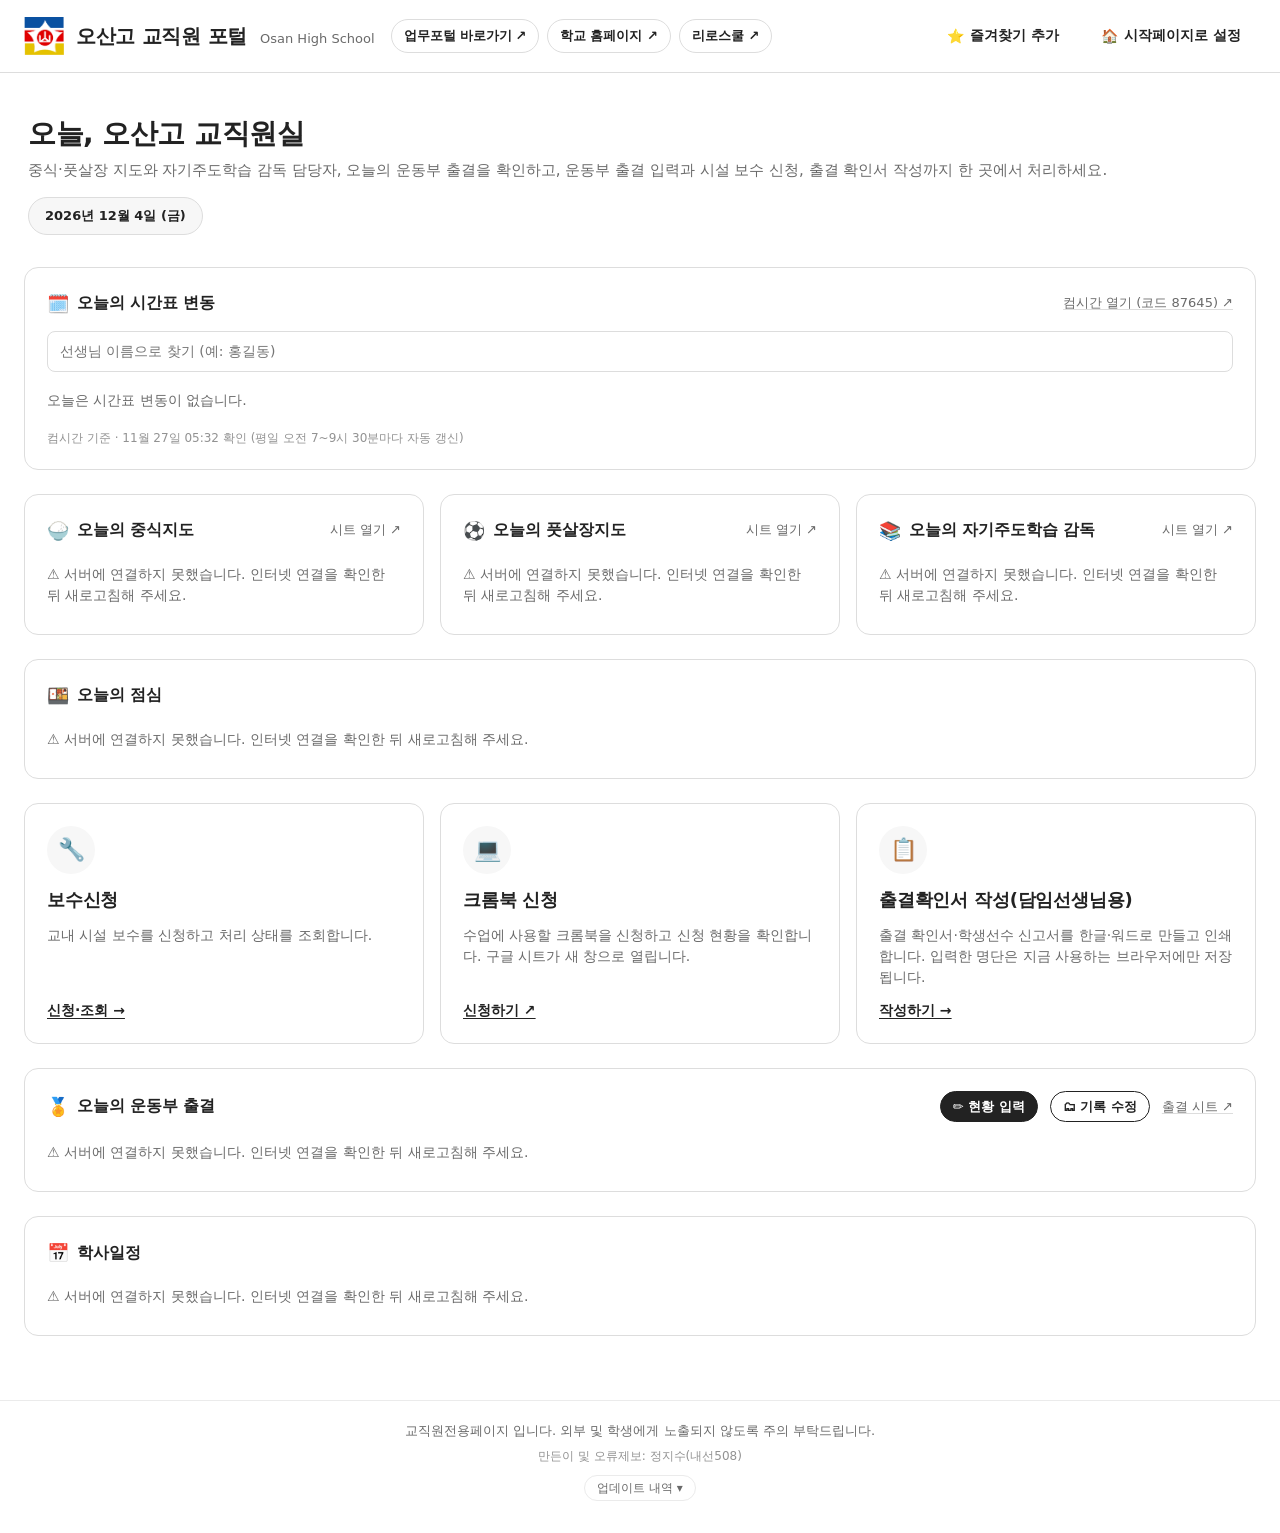
<file: index.html>
<!DOCTYPE html>
<html lang="ko">
<head>
  <meta charset="UTF-8">
  <meta name="viewport" content="width=device-width, initial-scale=1">
  <title>오산고 교직원 포털</title>
  <link rel="icon" href="logo.png">
  <link rel="apple-touch-icon" href="logo.png">
  <link rel="preconnect" href="https://script.google.com">
  <link rel="preconnect" href="https://script.googleusercontent.com">
  <link rel="stylesheet" href="style.css">
<style>
  /* 오늘의 시간표 변동 (컴시간 연동) */
  .tt-card { cursor: default; margin-bottom: 24px; }
  .tt-card:hover { transform: none; box-shadow: none; }
  .tt-count { font-size: 13px; font-weight: 700; color: var(--primary); background: #fff0f3; border-radius: var(--radius-pill); padding: 2px 10px; }
  .tt-count:empty { display: none; }
  .tt-filter { width: 100%; box-sizing: border-box; border: 1px solid var(--hairline); border-radius: var(--radius-sm); padding: 9px 12px; font: inherit; font-size: 14px; color: var(--ink); background: var(--canvas); margin-bottom: 12px; }
  .tt-filter:focus { outline: none; border-color: var(--ink); }
  .tt-list { display: grid; grid-template-columns: repeat(auto-fill, minmax(min(300px, 100%), 1fr)); gap: 8px 12px; }
  .tt-row { display: flex; align-items: baseline; gap: 10px; font-size: 14px; padding: 9px 12px; background: var(--surface-soft); border-radius: var(--radius-sm); min-width: 0; }
  .tt-period { font-weight: 700; color: var(--ink); white-space: nowrap; }
  .tt-class { font-weight: 600; color: var(--muted); white-space: nowrap; min-width: 30px; }
  .tt-change { color: var(--body); min-width: 0; overflow-wrap: anywhere; }
  .tt-before { color: var(--muted-soft); }
  .tt-added { color: var(--muted); font-size: 12px; font-weight: 600; }
  .tt-arrow { color: var(--muted-soft); margin: 0 6px; }
  .tt-after { font-weight: 700; color: #1a6fd6; }
  .tt-none { color: var(--primary-error); font-weight: 600; text-decoration: none; }
  .tt-more { align-self: flex-start; margin-top: 10px; background: var(--canvas); border: 1px solid var(--hairline); border-radius: var(--radius-pill); padding: 6px 14px; font: inherit; font-size: 13px; color: var(--ink); cursor: pointer; }
  .tt-more:hover { border-color: var(--ink); }
  .tt-foot { margin-top: 12px; }
  .tt-swap { background: #fff7e0; border: 1px solid #f3d98b; border-radius: var(--radius-sm); padding: 10px 14px; margin-bottom: 10px; font-size: 14px; font-weight: 700; color: var(--ink); }
  .tt-swap-sub { display: block; margin-top: 2px; font-size: 13px; font-weight: 500; color: var(--body); }
  /* 오늘의 점심 (NEIS 급식) */
  .lunch-list { display: flex; flex-wrap: wrap; gap: 8px; }
  .lunch-dish { background: var(--surface-soft); border: 1px solid var(--hairline-soft); border-radius: var(--radius-pill); padding: 7px 14px; font-size: 15px; font-weight: 600; color: var(--ink); }
  .lunch-cal { font-size: 13px; color: var(--muted); font-weight: 500; }
  /* 학사일정 (NEIS) */
  .sched-card { margin-top: 24px; margin-bottom: 0; }
  .sched-list { border-top: 1px dashed var(--hairline); margin-top: 12px; padding-top: 4px; }
  .sched-row { display: flex; align-items: baseline; gap: 12px; padding: 8px 0; font-size: 14px; border-bottom: 1px solid var(--hairline-soft); }
  .sched-row:last-child { border-bottom: none; }
  .sched-date { min-width: 72px; font-weight: 700; color: var(--ink); white-space: nowrap; }
  .sched-name { flex: 1; min-width: 0; color: var(--body); overflow-wrap: anywhere; }
  .sched-tag { display: inline-block; margin-left: 4px; padding: 1px 8px; border-radius: var(--radius-pill); background: var(--surface-strong); color: var(--muted); font-size: 11px; font-weight: 700; }
  .sched-tag.off { background: #fdecea; color: var(--primary-error); }
  .sched-dday { font-size: 12px; color: var(--muted-soft); white-space: nowrap; }
  .sched-today { border-top: none; margin-top: 0; padding-top: 0; }
  .sched-note { display: block; margin-top: 2px; font-size: 12px; color: var(--muted); }
  .sched-dday.now { color: var(--primary); font-weight: 700; }
  /* 상단 바로가기 링크 묶음: 휴대폰 화면에서는 두 번째 줄로 내립니다 */
  .quick-links { display: flex; align-items: center; gap: 8px; margin-left: 4px; }
  .quick-links .eduptl-link { margin-left: 0; }
  @media (max-width: 520px) {
    .app-header-inner { flex-wrap: wrap; row-gap: 8px; }
    .quick-links { order: 10; flex-basis: 100%; gap: 6px; margin-left: 0; }
  }
/* 하단 업데이트 내역: 기본은 접혀 있고 눌러서 펼칩니다 */
.changelog { margin-top: 10px; font-size: 12px; color: var(--muted-soft, #929292); }
.changelog summary { display: inline-block; cursor: pointer; list-style: none; padding: 3px 12px; border: 1px solid var(--hairline-soft, #ebebeb); border-radius: var(--radius-pill, 999px); color: var(--muted, #6a6a6a); user-select: none; }
.changelog summary::-webkit-details-marker { display: none; }
.changelog summary::after { content: ' ▾'; }
.changelog[open] summary::after { content: ' ▴'; }
.changelog summary:hover { border-color: var(--ink, #222); color: var(--ink, #222); }
.changelog-body { max-width: 560px; margin: 12px auto 0; text-align: left; color: var(--body, #3f3f3f); line-height: 1.6; }
.changelog-date { font-weight: 700; color: var(--ink, #222); margin-top: 10px; }
.changelog-date:first-child { margin-top: 0; }
.changelog-body ul { margin: 4px 0 0; padding-left: 18px; }
.changelog-body li { margin: 2px 0; }
  /* 부서별 공지사항: Apps Script(?api=notices) → '오산고 포털 부서별 공지사항' 시트 */
  .notice-filter { display: flex; flex-wrap: wrap; gap: 6px; margin-bottom: 12px; }
  .notice-filter:empty { display: none; }
  .notice-chip { border: 1px solid var(--hairline); background: var(--canvas); color: var(--body); border-radius: var(--radius-pill); padding: 5px 12px; font: inherit; font-size: 13px; font-weight: 600; cursor: pointer; }
  .notice-chip:hover { border-color: var(--ink); }
  .notice-chip.on { background: var(--ink); border-color: var(--ink); color: #fff; }
  .notice-chip .n { font-weight: 500; opacity: .7; margin-left: 4px; }
  .notice-list { display: flex; flex-direction: column; gap: 8px; }
  .notice-item { background: var(--surface-soft); border-radius: var(--radius-sm); border-left: 3px solid transparent; }
  .notice-item.important { background: #fff0f3; border-left-color: var(--primary); }
  .notice-head { display: flex; flex-wrap: wrap; align-items: baseline; gap: 4px 10px; padding: 10px 12px; font-size: 14px; min-width: 0; list-style: none; }
  summary.notice-head { cursor: pointer; }
  summary.notice-head::-webkit-details-marker { display: none; }
  summary.notice-head::after { content: '▾'; color: var(--muted-soft); font-size: 12px; }
  details[open] > summary.notice-head::after { content: '▴'; }
  .notice-dept { font-size: 13px; font-weight: 700; color: var(--ink); white-space: nowrap; }
  .notice-title { flex: 1 1 220px; min-width: 0; font-weight: 600; color: var(--body); overflow-wrap: anywhere; }
  .notice-new { font-size: 11px; font-weight: 700; color: #fff; background: var(--primary); border-radius: var(--radius-pill); padding: 1px 7px; white-space: nowrap; }
  .notice-date { font-size: 12px; color: var(--muted); white-space: nowrap; }
  .notice-detail { padding: 0 12px 12px 12px; font-size: 14px; line-height: 1.65; color: var(--body); overflow-wrap: anywhere; }
  .notice-detail a { color: var(--ink); font-weight: 600; }
  .notice-meta { margin-top: 6px; font-size: 13px; }
  /* 오늘의 운동부 출결: Apps Script(?api=sports) → '운동부 출결' 시트 */
  .sp-card { margin-top: 24px; }
  .sp-title { cursor: pointer; }
  .sp-title:hover { text-decoration: underline; text-underline-offset: 3px; }
  .sp-head-links { display: flex; align-items: center; gap: 12px; }
  .sp-input-btn { border: 1px solid var(--ink); background: var(--ink); color: var(--canvas); border-radius: var(--radius-pill); padding: 5px 12px; font: inherit; font-size: 13px; font-weight: 600; cursor: pointer; white-space: nowrap; }
  .sp-input-btn:hover { background: var(--body); border-color: var(--body); }
  .sp-edit-btn { background: var(--canvas); color: var(--ink); }
  .sp-edit-btn:hover { background: var(--surface-soft); border-color: var(--ink); color: var(--ink); }
  /* 운동부 출결 입력 화면 */
  .sp-h3 { margin: 0 0 14px; font-size: 16px; }
  .sp-code-form { display: flex; gap: 8px; max-width: 420px; }
  .sp-code-form input { flex: 1; min-width: 0; border: 1px solid var(--hairline); border-radius: var(--radius-sm); padding: 12px 14px; font: inherit; font-size: 15px; color: var(--ink); background: var(--canvas); }
  .sp-code-form input:focus { outline: none; border-color: var(--ink); }
  .sp-picker { display: flex; flex-direction: column; gap: 14px; }
  .sp-pk-sport-h { font-size: 14px; font-weight: 700; color: var(--ink); }
  .sp-pk-sport-h span { font-weight: 500; color: var(--muted); margin-left: 6px; }
  .sp-grade { display: flex; flex-wrap: wrap; align-items: center; gap: 6px; margin-top: 8px; }
  .sp-grade-btn { border: 1px dashed var(--border-strong); background: var(--canvas); color: var(--body); border-radius: var(--radius-pill); padding: 5px 10px; font: inherit; font-size: 12px; font-weight: 700; cursor: pointer; white-space: nowrap; }
  .sp-grade-btn:hover { border-color: var(--ink); color: var(--ink); }
  .sp-pick { position: relative; display: inline-flex; cursor: pointer; }
  .sp-pick input { position: absolute; opacity: 0; width: 1px; height: 1px; }
  .sp-pick span { border: 1px solid var(--hairline); background: var(--canvas); color: var(--ink); border-radius: var(--radius-pill); padding: 5px 12px; font-size: 13px; font-weight: 600; white-space: nowrap; }
  .sp-pick span b { font-weight: 500; color: var(--muted); margin-right: 4px; }
  .sp-pick input:checked + span { background: var(--ink); border-color: var(--ink); color: var(--canvas); }
  .sp-pick input:checked + span b { color: var(--hairline); }
  .sp-pick input:focus-visible + span { outline: 2px solid var(--primary); outline-offset: 2px; }
  .sp-confirm { margin: 4px 0 14px; padding: 10px 14px; background: var(--surface-soft); border-radius: var(--radius-sm); font-size: 14px; color: var(--body); overflow-wrap: anywhere; }
  .sp-confirm:empty { display: none; }
  .sp-actions { display: flex; gap: 8px; justify-content: flex-end; flex-wrap: wrap; }
  .sp-done { margin-top: 18px; border-top: 1px dashed var(--hairline); padding-top: 12px; font-size: 13px; color: var(--body); }
  .sp-done b { color: var(--ink); }
  .sp-done li { margin: 2px 0; }   /* 메뉴 카드 바로 아래에 오므로 위쪽 간격을 둡니다 */
  .sp-ed-head { display: flex; flex-wrap: wrap; align-items: center; justify-content: space-between; gap: 8px 12px; margin-bottom: 6px; }
  .sp-ed-head .sp-h3 { margin: 0; }
  .sp-ed-tools { display: flex; flex-wrap: wrap; gap: 8px; }
  .sp-ed-tools input, .sp-ed-tools select { border: 1px solid var(--hairline); border-radius: var(--radius-sm); padding: 9px 12px; font: inherit; font-size: 14px; color: var(--ink); background: var(--canvas); min-width: 0; }
  .sp-ed-tools input { width: min(220px, 48vw); }
  .sp-ed-note { font-size: 12px; color: var(--muted); margin-bottom: 12px; }
  .sp-ed-list { display: flex; flex-direction: column; gap: 8px; }
  .sp-ed-row { background: var(--surface-soft); border-radius: var(--radius-sm); padding: 10px 12px; min-width: 0; }
  .sp-ed-main { display: flex; flex-wrap: wrap; align-items: center; gap: 4px 8px; font-size: 14px; }
  .sp-ed-who { font-weight: 700; color: var(--ink); white-space: nowrap; }
  .sp-ed-when { color: var(--body); font-variant-numeric: tabular-nums; white-space: nowrap; }
  .sp-ed-why { color: var(--body); overflow-wrap: anywhere; }
  .sp-ed-type { background: var(--ink); color: var(--canvas); border-radius: var(--radius-pill); padding: 1px 9px; font-size: 12px; font-weight: 700; white-space: nowrap; }
  .sp-ed-type.sp-part { background: var(--surface-strong); color: var(--body); }
  .sp-ed-sub { margin-top: 4px; font-size: 12px; color: var(--muted); overflow-wrap: anywhere; }
  .sp-ed-btns { display: flex; gap: 6px; margin-left: auto; }
  .sp-ed-btn { border: 1px solid var(--hairline); background: var(--canvas); color: var(--body); border-radius: var(--radius-pill); padding: 4px 12px; font: inherit; font-size: 12px; font-weight: 700; cursor: pointer; white-space: nowrap; }
  .sp-ed-btn:hover { border-color: var(--ink); color: var(--ink); }
  .sp-ed-btn.sp-del:hover { border-color: var(--primary-error); color: var(--primary-error); }
  .sp-ed-form { margin-top: 10px; border-top: 1px dashed var(--hairline); padding-top: 10px; }
  .sp-ed-grid { display: grid; grid-template-columns: repeat(auto-fit, minmax(min(150px, 100%), 1fr)); gap: 10px 12px; }
  .sp-ed-grid label { display: block; font-size: 12px; font-weight: 600; color: var(--muted); margin-bottom: 4px; }
  .sp-ed-grid input, .sp-ed-grid select { width: 100%; box-sizing: border-box; border: 1px solid var(--hairline); border-radius: var(--radius-sm); padding: 9px 10px; font: inherit; font-size: 14px; color: var(--ink); background: var(--canvas); }
  .sp-ed-actions { display: flex; flex-wrap: wrap; gap: 8px; justify-content: flex-end; margin-top: 12px; }
  .sp-cardhead { flex-wrap: wrap; gap: 4px 12px; }
  .sp-cardhead .duty-summary-title, .sp-cardhead .tt-count { white-space: nowrap; }
  .sp-summary { font-size: 14px; font-weight: 600; color: var(--body); margin: -4px 0 12px; }
  .sp-summary:empty { display: none; }
  .sp-list { display: grid; grid-template-columns: repeat(auto-fill, minmax(min(340px, 100%), 1fr)); gap: 8px 12px; }
  .sp-row { background: var(--surface-soft); border-radius: var(--radius-sm); border-left: 3px solid transparent; padding: 10px 12px; min-width: 0; }
  .sp-row.sp-nat { border-left-color: var(--primary); background: color-mix(in srgb, var(--primary) 6%, var(--canvas)); }
  .sp-head { display: flex; flex-wrap: wrap; align-items: center; gap: 4px 8px; font-size: 14px; min-width: 0; }
  .sp-sport, .sp-type { border-radius: var(--radius-pill); padding: 1px 9px; font-size: 12px; font-weight: 700; white-space: nowrap; }
  .sp-sport { background: var(--canvas); border: 1px solid var(--hairline); color: var(--ink); }
  .sp-type { background: var(--ink); color: var(--canvas); }
  .sp-type.sp-part { background: var(--surface-strong); color: var(--body); }
  .sp-why { min-width: 0; color: var(--body); font-weight: 600; overflow-wrap: anywhere; }
  .sp-stus { display: flex; flex-wrap: wrap; gap: 6px; margin-top: 8px; }
  .sp-stu { background: var(--canvas); border: 1px solid var(--hairline-soft); border-radius: var(--radius-pill); padding: 3px 10px; font-size: 13px; font-weight: 600; color: var(--ink); white-space: nowrap; }
  .sp-stu b { font-weight: 500; color: var(--muted); margin-right: 4px; }
  .sp-acc { margin-top: 6px; border-top: 1px dashed var(--hairline); padding-top: 12px; }
  .sp-acc > summary { display: flex; flex-wrap: wrap; align-items: baseline; gap: 2px 8px; cursor: pointer; list-style: none; font-size: 14px; font-weight: 700; color: var(--ink); }
  .sp-acc > summary::-webkit-details-marker { display: none; }
  .sp-acc > summary::after { content: '▾'; color: var(--muted-soft); font-size: 12px; }
  .sp-acc[open] > summary::after { content: '▴'; }
  .sp-acc-sub { font-size: 12px; font-weight: 500; color: var(--muted); }
  .sp-acc-note { margin: 8px 0 10px; font-size: 12px; color: var(--muted); }
  .sp-acc-groups { display: grid; grid-template-columns: repeat(auto-fit, minmax(min(420px, 100%), 1fr)); gap: 16px 32px; align-items: start; }
  .sp-acc-gh { font-size: 13px; font-weight: 700; color: var(--ink); margin-bottom: 4px; }
  .sp-acc-gh span { font-weight: 500; color: var(--muted); margin-left: 8px; }
  .sp-acc-table { width: 100%; border-collapse: collapse; font-size: 14px; }
  .sp-acc-table th { padding: 6px 8px; border-bottom: 1px solid var(--hairline); font-size: 12px; font-weight: 600; color: var(--muted); text-align: right; white-space: nowrap; }
  .sp-acc-table td { padding: 7px 8px; border-bottom: 1px solid var(--hairline-soft); color: var(--ink); text-align: right; font-variant-numeric: tabular-nums; white-space: nowrap; }
  .sp-acc-table th:first-child, .sp-acc-table td:first-child { text-align: left; padding-left: 0; }
  .sp-acc-table th + th { width: 64px; }
  .sp-acc-table tr:last-child td { border-bottom: none; }
  .sp-acc-who { font-weight: 600; }
  .sp-acc-who b { font-weight: 500; color: var(--muted); margin-right: 6px; }
  .sp-acc-table td.sp-acc-nat { color: var(--primary-active); font-weight: 700; }
  .sp-acc-table td.sp-acc-plan { color: var(--muted); }
  .sp-acc-table td.sp-zero { color: var(--muted-soft); font-weight: 400; }
</style>
</head>
<body>

<!-- ============ 헤더 ============ -->
<header class="app-header">
  <div class="app-header-inner">
    <div class="brand-logo" role="img" aria-label="오산고 로고"></div>
    <div>
      <span class="brand-title" onclick="go('portal')">오산고 교직원 포털</span>
      <span class="brand-sub">Osan High School</span>
    </div>
    <div class="quick-links">
      <a class="eduptl-link" href="https://sen.eduptl.kr/" target="_blank" rel="noopener" title="서울특별시교육청 업무포털을 새 탭에서 엽니다">
        업무포털<span class="hide-sm"> 바로가기</span> ↗
      </a>
      <a class="eduptl-link" href="https://osan.sen.hs.kr/" target="_blank" rel="noopener" title="오산고등학교 홈페이지를 새 탭에서 엽니다">
        <span class="hide-sm">학교 </span>홈페이지 ↗
      </a>
      <a class="eduptl-link" href="https://osan.riroschool.kr/" target="_blank" rel="noopener" title="오산고등학교 리로스쿨을 새 탭에서 엽니다">
        리로스쿨 ↗
      </a>
    </div>
    <button class="header-btn" onclick="openModal('addHomeModal')" title="즐겨찾기에 추가">
      ⭐ <span class="hide-sm">즐겨찾기 추가</span>
    </button>
    <button class="header-btn" onclick="openModal('startPageModal')" title="브라우저 시작페이지로 설정">
      🏠 <span class="hide-sm">시작페이지로 설정</span>
    </button>
    <button id="backBtn" class="header-btn" style="display:none" onclick="go('portal')">
      ← <span class="hide-sm">메인으로</span>
    </button>
  </div>
</header>

<!-- ============ 즐겨찾기 추가 안내 모달 ============ -->
<div id="addHomeModal" class="modal-overlay" onclick="if(event.target===this) closeModal(this.id)">
  <div class="modal">
    <div class="modal-head">
      <div class="modal-title">⭐ 오산고 교직원 포털을 즐겨찾기에 추가</div>
      <button class="modal-close" onclick="closeModal('addHomeModal')" aria-label="닫기">✕</button>
    </div>
    <p class="modal-desc">사용하시는 기기·브라우저에 맞는 방법을 참고하세요.</p>

    <div class="tabs">
      <button class="tab active" data-tab="desktop">데스크톱</button>
      <button class="tab" data-tab="android">Android</button>
      <button class="tab" data-tab="ios">iPhone·iPad</button>
    </div>

    <div class="tab-panel active" data-panel="desktop">
      <ol class="steps">
        <li>단축키로 즐겨찾기 창을 엽니다: <span class="kbd">Ctrl</span>+<span class="kbd">D</span> (Mac은 <span class="kbd">⌘</span>+<span class="kbd">D</span>).</li>
        <li>이름을 <b>「오산고 교직원 포털」</b>로 두고 저장 위치를 <b>「즐겨찾기 바」</b>로 선택하면 브라우저 상단에 상시 표시됩니다.</li>
        <li>주소창 오른쪽의 <b>별표(☆) 아이콘</b>을 눌러도 같은 결과입니다.</li>
      </ol>
    </div>
    <div class="tab-panel" data-panel="android">
      <ol class="steps">
        <li>Chrome 주소창 오른쪽 <b>⋮ 메뉴</b>를 누른 뒤, 상단의 <b>별표(☆) 아이콘</b>을 탭합니다.</li>
        <li>같은 메뉴의 <b>「홈 화면에 추가」</b>를 누르면 앱처럼 아이콘이 생깁니다.</li>
        <li>이후 주소창에 <b>「오산고」</b>만 입력해도 자동 완성으로 빠르게 이동할 수 있습니다.</li>
      </ol>
    </div>
    <div class="tab-panel" data-panel="ios">
      <ol class="steps">
        <li>Safari 하단(또는 상단)의 <b>공유 버튼</b>(⬆)을 누릅니다.</li>
        <li><b>「홈 화면에 추가」</b> 또는 <b>「즐겨찾기에 추가」</b>를 선택하고 저장합니다.</li>
        <li>홈 화면 아이콘이나 즐겨찾기(책 모양 아이콘)에서 언제든 열 수 있습니다.</li>
      </ol>
    </div>

    <div class="url-box">
      <div class="url-label">포털 링크</div>
      <div class="url-row">
        <input type="text" class="portal-url" readonly onclick="this.select()">
        <button class="btn small" onclick="copyPortalUrl(this)">📋 복사</button>
      </div>
      <div class="url-hint">이 링크를 동료 선생님께 공유하셔도 됩니다. 구글 계정 로그인 여부와 관계없이 열립니다.</div>
    </div>
  </div>
</div>

<!-- ============ 시작페이지 설정 안내 모달 ============ -->
<div id="startPageModal" class="modal-overlay" onclick="if(event.target===this) closeModal(this.id)">
  <div class="modal">
    <div class="modal-head">
      <div class="modal-title">🏠 브라우저 시작페이지로 설정</div>
      <button class="modal-close" onclick="closeModal('startPageModal')" aria-label="닫기">✕</button>
    </div>
    <p class="modal-desc">브라우저 보안 정책 때문에 웹 페이지가 시작페이지를 직접 바꿀 수는 없습니다. 아래 링크를 복사한 뒤, 사용하시는 브라우저에 맞는 방법으로 설정해 주세요.</p>

    <div class="url-box" style="margin:0 0 18px">
      <div class="url-label">① 포털 링크 복사</div>
      <div class="url-row">
        <input type="text" class="portal-url" readonly onclick="this.select()">
        <button class="btn small" onclick="copyPortalUrl(this)">📋 복사</button>
      </div>
    </div>

    <div class="url-label">② 브라우저에서 설정</div>
    <div class="tabs">
      <button class="tab active" data-tab="chrome">Chrome</button>
      <button class="tab" data-tab="edge">Edge</button>
      <button class="tab" data-tab="whale">웨일</button>
    </div>

    <div class="tab-panel active" data-panel="chrome">
      <ol class="steps">
        <li>오른쪽 위 <b>⋮ 메뉴 → 설정</b>을 엽니다.</li>
        <li>왼쪽에서 <b>「시작 그룹」</b>을 누릅니다.</li>
        <li><b>「특정 페이지 또는 페이지 모음 열기」</b>를 선택하고 <b>「새 페이지 추가」</b>를 누릅니다.</li>
        <li>복사한 링크를 붙여넣고 <b>「추가」</b>를 누르면 끝입니다.</li>
      </ol>
    </div>
    <div class="tab-panel" data-panel="edge">
      <ol class="steps">
        <li>오른쪽 위 <b>⋯ 메뉴 → 설정</b>을 엽니다.</li>
        <li>왼쪽에서 <b>「시작, 홈 및 새 탭」</b>을 누릅니다.</li>
        <li><b>「Edge가 시작되는 경우」</b>에서 <b>「다음 페이지 열기」</b>를 선택하고 <b>「새 페이지 추가」</b>를 누릅니다.</li>
        <li>복사한 링크를 붙여넣고 <b>「추가」</b>를 누르면 끝입니다.</li>
      </ol>
    </div>
    <div class="tab-panel" data-panel="whale">
      <ol class="steps">
        <li>오른쪽 위 <b>⋯ 메뉴 → 설정</b>을 엽니다.</li>
        <li><b>「시작 그룹」</b> 항목을 찾습니다. (설정 화면 위쪽 검색창에 「시작」을 입력하면 빠릅니다.)</li>
        <li><b>「특정 페이지 또는 페이지 모음 열기」</b>를 선택하고 <b>「새 페이지 추가」</b>를 누릅니다.</li>
        <li>복사한 링크를 붙여넣고 <b>「추가」</b>를 누르면 끝입니다.</li>
      </ol>
    </div>
    <div class="url-hint">홈(🏠) 버튼을 눌렀을 때도 포털이 열리게 하려면, 같은 설정 화면의 <b>「홈 버튼 표시」</b>에 링크를 넣어 주세요. 휴대폰에서는 즐겨찾기 추가 안내의 <b>「홈 화면에 추가」</b>를 이용하시면 됩니다.</div>
  </div>
</div>

<div class="container">

  <!-- ============ 1. 포털 메인 ============ -->
  <section id="view-portal" class="view">
    <div class="portal-hero">
      <h1>오늘, 오산고 교직원실</h1>
      <p>중식·풋살장 지도와 자기주도학습 감독 담당자, 오늘의 운동부 출결을 확인하고, 운동부 출결 입력과 시설 보수 신청, 출결 확인서 작성까지 한 곳에서 처리하세요.</p>
      <div class="today-badge" id="todayBadge">오늘</div>
    </div>

    <!-- 부서별 공지사항: Apps Script(?api=notices)가 '오산고 포털 부서별 공지사항' 시트에서 게시 기간 안의 공지만 골라 보냅니다 -->
    <!-- 임시로 숨김 (2026. 10. 22.): 다시 보이게 하려면 아래 style="display:none"을 지우세요 -->
    <div class="duty-summary tt-card notice-card" id="noticeCard" style="display:none">
      <div class="duty-summary-head">
        <div class="duty-summary-title"><span class="em">📢</span> 부서별 공지사항 <span class="tt-count" id="noticeCount"></span></div>
        <a class="duty-summary-more" id="noticeSheetLink" href="https://docs.google.com/spreadsheets/d/1eIQ57xWCB2fYBAioZo2LkvetucRrFNCOV_IEiGKLnko/edit" target="_blank" rel="noopener" title="부서 담당 선생님용 입력 시트입니다">공지 입력 ↗</a>
      </div>
      <div class="notice-filter" id="noticeFilter" aria-label="부서별로 보기"></div>
      <div class="duty-summary-body" id="noticeBody">
        <div class="duty-summary-empty"><span class="spinner"></span>불러오는 중…</div>
      </div>
    </div>

    <!-- 오늘의 시간표 변동: GitHub Actions가 컴시간에서 받아 저장한 data/timetable.json을 표시 -->
    <div class="duty-summary tt-card" id="ttCard">
      <div class="duty-summary-head">
        <div class="duty-summary-title"><span class="em">🗓️</span> 오늘의 시간표 변동 <span class="tt-count" id="ttCount"></span></div>
        <a class="duty-summary-more" href="http://xn--s39aqy283b66bj2x.kr/" target="_blank" rel="noopener" onclick="ttCopySchoolCode()" title="학교 코드 87645를 복사한 뒤 컴시간을 엽니다">컴시간 열기 (코드 87645) ↗</a>
      </div>
      <input type="search" id="ttFilter" class="tt-filter" placeholder="선생님 이름으로 찾기 (예: 홍길동)" autocomplete="off" aria-label="선생님 이름으로 시간표 변동 찾기">
      <div class="duty-summary-body" id="ttBody">
        <div class="duty-summary-empty"><span class="spinner"></span>불러오는 중…</div>
      </div>
    </div>

    <div class="today-duty">
      <div class="duty-summary" onclick="openSheet('lunch')">
        <div class="duty-summary-head">
          <div class="duty-summary-title"><span class="em">🍚</span> 오늘의 중식지도</div>
          <div class="duty-summary-more">시트 열기 ↗</div>
        </div>
        <div class="duty-summary-body" id="summaryLunch">
          <div class="duty-summary-empty"><span class="spinner"></span>불러오는 중…</div>
        </div>
      </div>
      <div class="duty-summary" onclick="openSheet('futsal')">
        <div class="duty-summary-head">
          <div class="duty-summary-title"><span class="em">⚽</span> 오늘의 풋살장지도</div>
          <div class="duty-summary-more">시트 열기 ↗</div>
        </div>
        <div class="duty-summary-body" id="summaryFutsal">
          <div class="duty-summary-empty"><span class="spinner"></span>불러오는 중…</div>
        </div>
      </div>
      <div class="duty-summary" onclick="openSheet('selfstudy')">
        <div class="duty-summary-head">
          <div class="duty-summary-title"><span class="em">📚</span> 오늘의 자기주도학습 감독</div>
          <div class="duty-summary-more">시트 열기 ↗</div>
        </div>
        <div class="duty-summary-body" id="summarySelf">
          <div class="duty-summary-empty"><span class="spinner"></span>불러오는 중…</div>
        </div>
      </div>
    </div>

    <!-- 오늘의 점심: Apps Script(?api=lunch, NEIS 인증키 사용) → 실패하면 NEIS 직접 조회 -->
    <div class="duty-summary tt-card" id="lunchCard">
      <div class="duty-summary-head">
        <div class="duty-summary-title"><span class="em">🍱</span> 오늘의 점심</div>
        <div class="lunch-cal" id="lunchCal"></div>
      </div>
      <div class="duty-summary-body" id="lunchBody">
        <div class="duty-summary-empty"><span class="spinner"></span>불러오는 중…</div>
      </div>
    </div>

    <div class="card-grid">
      <div class="portal-card repair" onclick="go('repair')">
        <div class="icon">🔧</div>
        <div class="card-title">보수신청</div>
        <div class="card-desc">교내 시설 보수를 신청하고 처리 상태를 조회합니다.</div>
        <div class="card-cta">신청·조회 →</div>
      </div>

      <a class="portal-card chromebook" href="https://docs.google.com/spreadsheets/d/1wIlNx31YRh3VpDD4wo0K25a7fXBDa5mbavtwlaZFk90/edit?usp=sharing" target="_blank" rel="noopener">
        <div class="icon">💻</div>
        <div class="card-title">크롬북 신청</div>
        <div class="card-desc">수업에 사용할 크롬북을 신청하고 신청 현황을 확인합니다. 구글 시트가 새 창으로 열립니다.</div>
        <div class="card-cta">신청하기 ↗</div>
      </a>

      <a class="portal-card attendance" href="attendance.html">
        <div class="icon">📋</div>
        <div class="card-title">출결확인서 작성(담임선생님용)</div>
        <div class="card-desc">출결 확인서·학생선수 신고서를 한글·워드로 만들고 인쇄합니다. 입력한 명단은 지금 사용하는 브라우저에만 저장됩니다.</div>
        <div class="card-cta">작성하기 →</div>
      </a>
    </div>

    <!-- 오늘의 운동부 출결: Apps Script(?api=sports)가 '운동부 출결' 시트에서 오늘 출결과 학생별 결석일수를 골라 보냅니다 (이름 가운데 글자는 가림) -->
    <div class="duty-summary tt-card sp-card" id="sportsCard">
      <div class="duty-summary-head sp-cardhead">
        <div class="duty-summary-title sp-title" role="link" tabindex="0" onclick="go('sports')" onkeydown="if(event.key==='Enter')go('sports')" title="운동부 출결 입력 화면으로 이동합니다"><span class="em">🏅</span> 오늘의 운동부 출결 <span class="tt-count" id="sportsCount"></span></div>
        <div class="sp-head-links">
          <button type="button" class="sp-input-btn" onclick="go('sports')">✏️ 현황 입력</button>
          <button type="button" class="sp-input-btn sp-edit-btn" onclick="go('sports'); if (window.sportsOpenEdit) window.sportsOpenEdit();" title="이미 입력한 기록을 찾아 고치거나 지웁니다 (입력 코드 필요)">🗂 기록 수정</button>
          <a class="duty-summary-more" href="https://docs.google.com/spreadsheets/d/1ni9dDZJaTEjfXOyyWDyxBC1Jjrhg--I3IhYIIeAhy_s/edit#gid=105097068" target="_blank" rel="noopener" title="운동부 출결 시트의 출결기록 탭을 새 탭에서 엽니다 (권한이 있는 선생님만 열 수 있습니다)">출결 시트 ↗</a>
        </div>
      </div>
      <div class="sp-summary" id="sportsSummary"></div>
      <div class="notice-filter" id="sportsFilter" aria-label="학년별로 보기"></div>
      <div class="duty-summary-body" id="sportsBody">
        <div class="duty-summary-empty"><span class="spinner"></span>불러오는 중…</div>
      </div>
    </div>

    <!-- 학사일정: Apps Script(?api=schedule, NEIS 인증키 사용) → 실패하면 NEIS 직접 조회(5건) -->
    <div class="duty-summary tt-card sched-card" id="schedCard">
      <div class="duty-summary-head">
        <div class="duty-summary-title"><span class="em">📅</span> 학사일정</div>
        <div class="lunch-cal" id="schedSrc"></div>
      </div>
      <div class="duty-summary-body" id="schedBody">
        <div class="duty-summary-empty"><span class="spinner"></span>불러오는 중…</div>
      </div>
    </div>

  </section>

  <!-- ============ 2. 보수신청 ============ -->
  <section id="view-repair" class="view">
    <div class="repair-head">
      <div>
        <h2 class="page-title">보수신청</h2>
        <p class="page-desc">교내 시설의 보수가 필요한 사항을 신청합니다. 접수된 내역과 처리 상태는 시트에서 바로 확인할 수 있습니다.</p>
      </div>
      <button class="btn secondary" onclick="openSheet('repair')" title="접수된 신청 이력을 시트에서 확인">
        ↗ 시트에서 확인
      </button>
    </div>

    <div class="duty-card">
      <h3 style="margin:0 0 14px; font-size:16px;">📝 새 신청</h3>
      <form id="repairForm" onsubmit="submitRepair(event)">
        <div class="form-row two-col">
          <div>
            <label for="rq-requester">신청자 *</label>
            <input type="text" id="rq-requester" required maxlength="50" placeholder="예: 김철수">
          </div>
          <div>
            <label for="rq-location">보수 장소 *</label>
            <input type="text" id="rq-location" required maxlength="100" placeholder="예: 2층 남자화장실">
          </div>
        </div>
        <div class="form-row">
          <label for="rq-priority">긴급도</label>
          <select id="rq-priority"></select>
        </div>
        <div class="form-row">
          <label for="rq-details">보수 내역 *</label>
          <textarea id="rq-details" required maxlength="2000" placeholder="어떤 부분에 어떤 문제가 있는지 구체적으로 적어 주세요."></textarea>
        </div>
        <div class="form-row">
          <label for="rq-photo">사진 URL (선택)</label>
          <input type="text" id="rq-photo" maxlength="500" placeholder="드라이브 등에 업로드한 사진 링크">
        </div>
        <div style="display:flex; gap:8px; justify-content:flex-end;">
          <button type="reset" class="btn secondary">초기화</button>
          <button type="submit" class="btn" id="submitBtn">신청 등록</button>
        </div>
      </form>
    </div>
  </section>

  <!-- ============ 3. 운동부 출결 입력 ============ -->
  <!-- Apps Script(doPost: sportsStudents, sportsAdd)가 입력 코드를 확인한 뒤 '운동부 출결' 시트의 출결기록에 행을 추가합니다. -->
  <section id="view-sports" class="view">
    <div class="repair-head">
      <div>
        <h2 class="page-title">운동부 출결 입력</h2>
        <p class="page-desc">운동부 학생의 인정결석·조퇴·결과·지각을 입력합니다. 학생마다 한 줄씩 '운동부 출결' 시트의 출결기록에 추가되고, 포털에는 바로 반영됩니다. 이미 입력한 기록은 아래에서 찾아 고치거나 지울 수 있습니다.</p>
      </div>
      <a class="btn secondary" href="https://docs.google.com/spreadsheets/d/1ni9dDZJaTEjfXOyyWDyxBC1Jjrhg--I3IhYIIeAhy_s/edit#gid=105097068" target="_blank" rel="noopener" title="권한이 있는 선생님만 열 수 있습니다">↗ 시트에서 확인·수정</a>
    </div>

    <div class="duty-card" id="spLockCard">
      <h3 class="sp-h3">🔒 입력 코드</h3>
      <form id="spCodeForm" class="sp-code-form" autocomplete="off">
        <input type="password" id="sp-code" required maxlength="50" placeholder="입력 코드" aria-label="입력 코드" autocomplete="off">
        <button type="submit" class="btn" id="spCodeBtn">확인</button>
      </form>
      <div class="url-hint">담당 선생님께 받은 입력 코드를 넣어 주세요. 코드는 이 브라우저에 저장되지 않으며, 페이지를 새로 열면 다시 넣어야 합니다.</div>
    </div>

    <div class="duty-card" id="spFormCard" hidden>
      <form id="spForm" autocomplete="off">
        <div class="form-row">
          <label>학생 선택 *</label>
          <div id="spPicker" class="sp-picker"></div>
        </div>
        <div class="form-row two-col">
          <div>
            <label for="sp-start">시작일 *</label>
            <input type="date" id="sp-start" required>
          </div>
          <div>
            <label for="sp-end">종료일 *</label>
            <input type="date" id="sp-end" required>
          </div>
        </div>
        <div class="form-row two-col">
          <div>
            <label for="sp-cat">사유구분 *</label>
            <select id="sp-cat" required></select>
          </div>
          <div>
            <label for="sp-type">출결유형 *</label>
            <select id="sp-type" required></select>
          </div>
        </div>
        <div class="form-row two-col">
          <div>
            <label for="sp-detail">사유상세</label>
            <input type="text" id="sp-detail" maxlength="100" placeholder="예: 국가대표 소집, 전국체전, 연습경기">
          </div>
          <div id="spPeriodRow">
            <label for="sp-period">교시 *</label>
            <input type="text" id="sp-period" maxlength="30" placeholder="예: 4교시후, 1~4교시">
          </div>
        </div>
        <div class="form-row two-col">
          <div>
            <label for="sp-basis">근거 (포털에 표시되지 않음)</label>
            <input type="text" id="sp-basis" maxlength="100" placeholder="예: 공문 번호">
          </div>
          <div>
            <label for="sp-note">비고 (포털에 표시되지 않음)</label>
            <input type="text" id="sp-note" maxlength="200">
          </div>
        </div>
        <div class="sp-confirm" id="spConfirm"></div>
        <div class="sp-actions">
          <button type="button" class="btn secondary" id="spClear">선택 초기화</button>
          <button type="submit" class="btn" id="spSubmit">출결 입력</button>
        </div>
      </form>
      <div class="sp-done" id="spDone" hidden></div>
    </div>

    <div class="duty-card" id="spEditCard" hidden>
      <div class="sp-ed-head">
        <h3 class="sp-h3">🗂 입력 기록 조회·수정</h3>
        <div class="sp-ed-tools">
          <input type="search" id="sp-ed-q" maxlength="20" placeholder="학생 이름으로 찾기" aria-label="학생 이름으로 찾기">
          <select id="sp-ed-limit" aria-label="보여 줄 기록 수">
            <option value="20">최근 20건</option>
            <option value="50" selected>최근 50건</option>
            <option value="100">최근 100건</option>
          </select>
          <button type="button" class="btn secondary" id="spEdLoad">불러오기</button>
        </div>
      </div>
      <div class="sp-ed-note">'운동부 출결' 시트의 출결기록을 새것부터 보여 줍니다. 고치거나 지우면 포털에 바로 반영되고, 지운 기록은 되돌릴 수 없습니다.</div>
      <div id="spEdBody"><div class="duty-summary-empty">불러오기를 눌러 주세요.</div></div>
    </div>
  </section>

</div>

<footer class="staff-notice" style="max-width:1280px; margin:0 auto; padding:20px 24px 32px; border-top:1px solid var(--hairline-soft, #ebebeb); text-align:center; font-size:13px; color:var(--muted, #6a6a6a);">
  교직원전용페이지 입니다. 외부 및 학생에게 노출되지 않도록 주의 부탁드립니다.
  <div style="margin-top:6px; font-size:12px; color:var(--muted-soft, #929292);">만든이 및 오류제보: 정지수(내선508)</div>
  <details class="changelog">
    <summary>업데이트 내역</summary>
    <div class="changelog-body">
      <div class="changelog-date">2026. 11. 12.</div>
      <ul>
        <li>출결확인서 작성기 표 입력에 '월별 보기' 추가 (날짜(시작) 기준으로 고른 달의 행만 보이며, 다른 달 기록은 숨어 있을 뿐 지워지지 않습니다)</li>
        <li>출결확인서 작성기 표 입력에 '제출' 확인 칸 추가 (학생에게서 확인서를 받은 행을 체크해 두는 담임교사 관리용 칸이며, 서식과 인쇄물에는 나오지 않습니다)</li>
        <li>출결확인서 작성기의 이름 없던 체크 칸에 '선택' 이름을 붙여, 무엇을 고르는 칸인지 바로 알 수 있도록 수정 (표 입력·학생선수 신고서)</li>
      </ul>
      <div class="changelog-date">2026. 11. 10.</div>
      <ul>
        <li>시간표 변동 조회 복구 (컴시간이 조회 규약을 암호화 방식으로 바꾸면서 기존 조회가 모두 막혔습니다)</li>
        <li>조회를 GitHub Actions로 옮겨, 평일 오전 7~9시 30분마다 받아 둔 자료를 포털이 바로 읽도록 변경</li>
      </ul>
      <div class="changelog-date">2026. 11. 3.</div>
      <ul>
        <li>시간표 변동 카드가 비어 있던 문제 수정 (예약 확인이 실행되지 않던 문제를 평일 오전 7~9시 30분마다 도는 반복 확인으로 교체)</li>
        <li>컴시간 접속이 실패하면 최대 세 번까지 다시 시도하고, 오늘 자료가 없으면 포털을 열 때 그 자리에서 한 번 더 확인</li>
      </ul>
      <div class="changelog-date">2026. 11. 2.</div>
      <ul>
        <li>운동부 출결 입력 화면에 입력 기록 조회·수정·삭제 기능 추가 (학생 이름으로 찾기, 최근 20·50·100건)</li>
        <li>오늘의 운동부 출결 카드에 '기록 수정' 단추 추가 (누르면 조회·수정 화면이 바로 열립니다)</li>
        <li>10월 운동부 출결 현황 보고(오산고등학교-13999) 축구부 기록을 출결기록 시트에 반영</li>
      </ul>
      <div class="changelog-date">2026. 10. 27.</div>
      <ul>
        <li>오늘의 운동부 출결 카드 추가 (학생별 결석일수, 대표팀차출은 따로 셈)</li>
        <li>시간표 변동 확인을 매일 오전 7:30, 8:00, 8:30 세 번으로 늘림</li>
        <li>운동부 출결 입력 화면 추가 (카드 제목이나 '현황 입력' 버튼, 담당 선생님 입력 코드 필요)</li>
      </ul>
      <div class="changelog-date">2026. 10. 22.</div>
      <ul>
        <li>맨 위에 부서별 공지사항 카드 추가 (부서 선생님들이 구글 시트에 입력하면 1분 안에 반영, 부서별 보기·중요 공지 고정·NEW 표시)</li>
      </ul>
      <div class="changelog-date">2026. 10. 21.</div>
      <ul>
        <li>크롬북 신청 메뉴 추가 (보수신청 옆, 구글 시트 연결)</li>
      </ul>
      <div class="changelog-date">2026. 10. 15.</div>
      <ul>
        <li>시간표 변동 확인을 매일 오전 7:30, 8:30 두 번으로 늘리고, 마지막으로 확인한 시각을 '최종 확인'으로 표시</li>
      </ul>
      <div class="changelog-date">2026. 10. 14.</div>
      <ul>
        <li>학사일정 카드 추가 (학교 구글 캘린더 연동, 포털 맨 아래)</li>
        <li>시간표 변동: 요일 교환일 안내 표시, 변경 전 수업은 흐리게·변경 후 수업은 파란색으로 구분</li>
        <li>하단에 만든이 및 오류제보 안내, 업데이트 내역 추가</li>
      </ul>
      <div class="changelog-date">2026. 10. 13.</div>
      <ul>
        <li>오늘의 시간표 변동 카드 추가 (컴시간 연동, 포털 맨 위, 매일 오전 8시 확인)</li>
        <li>'컴시간 열기'를 누르면 학교 코드가 자동으로 복사되도록 개선</li>
        <li>오늘의 점심 카드 추가 (나이스 급식 정보)</li>
        <li>오늘의 자기주도학습 감독 카드 추가</li>
        <li>중식·풋살장지도 카드에 다음 일정 2건 표시</li>
        <li>담당 교사 이름의 마지막 글자 가림 처리, 하단에 교직원 전용 안내 문구 추가</li>
        <li>상단에 학교 홈페이지·리로스쿨 바로가기 추가</li>
        <li>출결확인서 작성기(담임선생님용) 메뉴 추가, 미리보기 화면의 인쇄·한글 저장 버튼 수정</li>
        <li>업무포털 바로가기, 시작페이지 설정 안내 추가</li>
        <li>GitHub Pages로 이전하여 접속 속도와 안정성 개선</li>
      </ul>
    </div>
  </details>
</footer>

<div id="toast" class="toast"></div>

<script>
  // ============================================================
  // 설정
  // ============================================================
  // Apps Script 웹앱 주소. '배포 관리 → 편집 → 새 버전'으로 배포하면 이 주소가 유지됩니다.
  const API_URL = 'https://script.google.com/macros/s/AKfycbxlLejqQXgSe7eHsIz9h2J1HaktfMJPMi_bjCNYlQ4gxMjI95hJ8rk9pukkJ2Tli3Nz/exec';

  // API가 응답하지 않을 때도 '시트 열기'가 동작하도록 두는 예비 링크
  const SHEET_BASE = 'https://docs.google.com/spreadsheets/d/1Wa2Br6DfXIfRoo8LrwZ_tFxbgWFZDrF5PFjJdNgJdtE/edit';
  let SHEET_URLS = { base: SHEET_BASE, lunch: SHEET_BASE, futsal: SHEET_BASE, repair: SHEET_BASE, selfstudy: SHEET_BASE };

  const DEFAULT_PRIORITY = ['낮음', '보통', '높음', '긴급'];
  let META = { priorityList: DEFAULT_PRIORITY };

  const CACHE_KEY = 'osan-portal-v1';
  const TIMEOUT_MS = 15000;

  // ============================================================
  // 브라우저 캐시 (마지막으로 받은 데이터를 즉시 보여 주기 위함)
  // ============================================================
  function todayKey() {
    const d = new Date();
    return `${d.getFullYear()}-${d.getMonth() + 1}-${d.getDate()}`;
  }
  function readCache() {
    try { return JSON.parse(localStorage.getItem(CACHE_KEY) || 'null'); } catch (_) { return null; }
  }
  function writeCache(data) {
    try { localStorage.setItem(CACHE_KEY, JSON.stringify({ day: todayKey(), savedAt: Date.now(), data })); } catch (_) {}
  }

  // ============================================================
  // API 호출
  // ============================================================
  async function apiGet(action) {
    const ctrl = new AbortController();
    const t = setTimeout(() => ctrl.abort(), TIMEOUT_MS);
    try {
      const res = await fetch(`${API_URL}?api=${encodeURIComponent(action)}`, { signal: ctrl.signal });
      if (!res.ok) throw new Error(`서버 응답 오류 (${res.status})`);
      return await res.json();
    } finally {
      clearTimeout(t);
    }
  }
  async function apiPost(action, payload) {
    const ctrl = new AbortController();
    const t = setTimeout(() => ctrl.abort(), TIMEOUT_MS);
    try {
      // Content-Type을 지정하지 않아야(text/plain) CORS 사전 요청 없이 Apps Script로 전달됩니다.
      const res = await fetch(API_URL, {
        method: 'POST',
        body: JSON.stringify({ action, payload }),
        signal: ctrl.signal,
      });
      if (!res.ok) throw new Error(`서버 응답 오류 (${res.status})`);
      return await res.json();
    } finally {
      clearTimeout(t);
    }
  }
  function errMsg(err) {
    if (err && err.name === 'AbortError') return '응답이 늦어 불러오지 못했습니다. 잠시 후 새로고침해 주세요.';
    if (err && err.name === 'TypeError') return '서버에 연결하지 못했습니다. 인터넷 연결을 확인한 뒤 새로고침해 주세요.';
    return (err && err.message) ? err.message : String(err || '오류');
  }

  // ============================================================
  // 초기 데이터
  // ============================================================
  function applyInit(data, stale) {
    if (data.sheetUrls && data.sheetUrls.base) SHEET_URLS = data.sheetUrls;
    if (data.meta && data.meta.priorityList && data.meta.priorityList.length) {
      META = data.meta;
      fillFormSelects();
    }
    if (data.duty) renderPortalSummary(data.duty, stale);
  }

  async function loadInit() {
    // 1) 오늘 저장해 둔 데이터가 있으면 먼저 보여 줍니다.
    const cached = readCache();
    const hasCache = cached && cached.day === todayKey() && cached.data;
    if (hasCache) applyInit(cached.data, true);
    else if (cached && cached.data) applyInit({ sheetUrls: cached.data.sheetUrls, meta: cached.data.meta }, false);

    // 2) 서버에서 최신 데이터를 받아 교체합니다.
    try {
      const r = await apiGet('init');
      if (!r || !r.ok) throw new Error((r && r.msg) || '조회 실패');
      applyInit(r, false);
      writeCache({ duty: r.duty, sheetUrls: r.sheetUrls, meta: r.meta });
    } catch (err) {
      if (hasCache) {
        document.querySelectorAll('.duty-stale').forEach(el => {
          el.textContent = '최신 정보를 불러오지 못해 오늘 앞서 저장된 정보를 표시하고 있습니다.';
        });
      } else {
        const html = summaryErr(err);
        document.getElementById('summaryLunch').innerHTML  = html;
        document.getElementById('summaryFutsal').innerHTML = html;
        document.getElementById('summarySelf').innerHTML   = html;
      }
    }
  }

  // ============================================================
  // 안내 모달 (즐겨찾기 추가 · 시작페이지 설정)
  // ============================================================
  const PORTAL_URL = location.origin + location.pathname;

  function openModal(id) {
    const m = document.getElementById(id);
    m.querySelectorAll('.portal-url').forEach(el => { el.value = PORTAL_URL; });
    m.classList.add('show');
    switchTab(m, autoTab(id));
  }
  function closeModal(id) {
    const m = id ? document.getElementById(id) : null;
    if (m) m.classList.remove('show');
    else document.querySelectorAll('.modal-overlay.show').forEach(el => el.classList.remove('show'));
  }
  function autoTab(id) {
    const ua = navigator.userAgent || '';
    if (id === 'startPageModal') {
      if (/Whale/i.test(ua)) return 'whale';
      if (/Edg\//i.test(ua)) return 'edge';
      return 'chrome';
    }
    if (/iPhone|iPad|iPod/i.test(ua)) return 'ios';
    if (/Android/i.test(ua))         return 'android';
    return 'desktop';
  }
  function switchTab(modal, name) {
    modal.querySelectorAll('.tab').forEach(t =>
      t.classList.toggle('active', t.dataset.tab === name));
    modal.querySelectorAll('.tab-panel').forEach(p =>
      p.classList.toggle('active', p.dataset.panel === name));
  }
  function copyPortalUrl(btn) {
    const input = btn.parentElement.querySelector('input');
    if (navigator.clipboard && navigator.clipboard.writeText) {
      navigator.clipboard.writeText(input.value).then(
        () => toast('링크가 복사되었습니다', 'ok'),
        () => fallbackCopy(input)
      );
    } else {
      fallbackCopy(input);
    }
  }
  function fallbackCopy(input) {
    try {
      input.select();
      const ok = document.execCommand('copy');
      toast(ok ? '링크가 복사되었습니다' : '복사 실패 — 직접 복사해 주세요.', ok ? 'ok' : 'err');
    } catch (_) {
      toast('복사 실패 — 직접 복사해 주세요.', 'err');
    }
  }

  // ============================================================
  // 화면 전환 (주소 뒤 #repair 로 보수신청 화면에 바로 들어갈 수 있음)
  // ============================================================
  function go(name) {
    if (name === 'portal') history.pushState(null, '', location.pathname);
    else location.hash = name;
    showView(name);
  }
  function showView(name) {
    if (!document.getElementById('view-' + name)) name = 'portal';
    document.querySelectorAll('.view').forEach(v => v.classList.remove('active'));
    document.getElementById('view-' + name).classList.add('active');
    document.getElementById('backBtn').style.display = (name === 'portal') ? 'none' : 'inline-block';
    window.scrollTo({ top: 0, behavior: 'smooth' });
  }
  window.addEventListener('hashchange', () => showView(location.hash.slice(1) || 'portal'));
  window.addEventListener('popstate',   () => showView(location.hash.slice(1) || 'portal'));

  // ============================================================
  // 시트 열기
  // ============================================================
  function openSheet(kind) {
    const url = SHEET_URLS[kind] || SHEET_URLS.base || SHEET_BASE;
    window.open(url, '_blank', 'noopener');
  }

  // ============================================================
  // 오늘의 근무명단
  // ============================================================
  function renderPortalSummary(all, stale) {
    const note = stale ? '<div class="duty-stale"></div>' : '';
    document.getElementById('summaryLunch').innerHTML  = summaryHtml(all && all.lunch) + upcomingHtml(all && all.lunch) + note;
    document.getElementById('summaryFutsal').innerHTML = summaryHtml(all && all.futsal) + upcomingHtml(all && all.futsal) + note;
    // 예전 형식으로 저장된 캐시에는 자기주도학습 감독 정보가 없으므로, 그때는 '불러오는 중' 표시를 그대로 둡니다.
    if (all && all.selfstudy) {
      document.getElementById('summarySelf').innerHTML = summaryHtml(all.selfstudy) + upcomingHtml(all.selfstudy) + note;
    }
  }
  // 다음 일정 (예: 10/15(목) 류정) — 가까운 날짜부터 UPCOMING_COUNT건만 표시
  const UPCOMING_COUNT = 2;
  function upcomingHtml(r) {
    if (!r || !r.ok || !r.upcoming || !r.upcoming.length) return '';
    const items = r.upcoming.slice(0, UPCOMING_COUNT).map(u =>
      `<span class="next-item"><b>${escapeHtml(u.date)}(${escapeHtml(u.weekday)})</b> ${escapeHtml((u.names || []).map(maskName).join(', '))}</span>`
    ).join('');
    return `<div class="duty-next"><span class="zone-label">다음</span><div class="next-list">${items}</div></div>`;
  }
  function summaryHtml(r) {
    if (!r || !r.ok) {
      return `<div class="duty-summary-empty">⚠ ${escapeHtml((r && r.msg) || '조회 실패')}</div>`;
    }
    if (!r.officers || !r.officers.length) {
      return `<div class="duty-summary-empty">${escapeHtml(r.msg || '오늘 배정된 담당자가 없습니다.')}</div>`;
    }
    const groups = {};
    const order = [];
    r.officers.forEach(o => {
      const z = o.zone || '';
      if (!(z in groups)) { groups[z] = []; order.push(z); }
      groups[z].push(o.name);
    });
    return order.map(z => `
      <div class="zone-group">
        ${z ? `<span class="zone-label">${escapeHtml(z)}</span>` : ''}
        <div class="zone-names">
          ${groups[z].map(n => `<span class="duty-chip">${escapeHtml(maskName(n))}</span>`).join('')}
        </div>
      </div>
    `).join('');
  }
  function summaryErr(err) {
    return `<div class="duty-summary-empty">⚠ ${escapeHtml(errMsg(err))}</div>`;
  }

  function updateTodayBadge() {
    const d = new Date();
    const wd = ['일','월','화','수','목','금','토'][d.getDay()];
    document.getElementById('todayBadge').textContent =
      `${d.getFullYear()}년 ${d.getMonth()+1}월 ${d.getDate()}일 (${wd})`;
  }

  // ============================================================
  // 토스트
  // ============================================================
  let toastTimer;
  function toast(msg, type) {
    const el = document.getElementById('toast');
    el.className = 'toast show ' + (type || '');
    el.textContent = msg;
    clearTimeout(toastTimer);
    toastTimer = setTimeout(() => { el.classList.remove('show'); }, 2600);
  }

  // ============================================================
  // 보수신청
  // ============================================================
  function fillFormSelects() {
    const pri = document.getElementById('rq-priority');
    const cur = pri.value;
    pri.innerHTML = META.priorityList.map(v => {
      const sel = (cur ? v === cur : v === '보통') ? 'selected' : '';
      return `<option value="${escapeHtml(v)}" ${sel}>${escapeHtml(v)}</option>`;
    }).join('');
  }

  async function submitRepair(ev) {
    ev.preventDefault();
    const btn = document.getElementById('submitBtn');
    btn.disabled = true; btn.textContent = '등록 중…';

    const payload = {
      requester: document.getElementById('rq-requester').value,
      location:  document.getElementById('rq-location').value,
      priority:  document.getElementById('rq-priority').value,
      details:   document.getElementById('rq-details').value,
      photo:     document.getElementById('rq-photo').value,
    };

    try {
      const r = await apiPost('submit', payload);
      if (r && r.ok) {
        toast(`신청 완료 (ID: ${r.id})`, 'ok');
        document.getElementById('repairForm').reset();
        document.getElementById('rq-priority').value = '보통';
      } else {
        toast((r && r.msg) || '등록 실패', 'err');
      }
    } catch (err) {
      toast(errMsg(err), 'err');
    } finally {
      btn.disabled = false; btn.textContent = '신청 등록';
    }
  }

  // ============================================================
  // 유틸
  // ============================================================
  // 개인정보 보호: 화면에 표시하는 이름의 마지막 글자를 'O'로 가립니다 (예: 홍길동 → 홍길O)
  function maskName(name) {
    const chars = Array.from(String(name || '').trim());
    if (chars.length < 2) return chars.join('');
    chars[chars.length - 1] = 'O';
    return chars.join('');
  }
  function escapeHtml(s) {
    return String(s == null ? '' : s)
      .replace(/&/g,'&amp;').replace(/</g,'&lt;').replace(/>/g,'&gt;')
      .replace(/"/g,'&quot;').replace(/'/g,'&#39;');
  }

  // ============================================================
  // 초기화
  // ============================================================
  updateTodayBadge();
  fillFormSelects();
  // 예전 주소 형식(?view=repair)도 지원
  const qsView = new URLSearchParams(location.search).get('view');
  showView(location.hash.slice(1) || qsView || 'portal');
  loadInit();

  document.addEventListener('click', function (e) {
    const tab = e.target.closest && e.target.closest('.modal .tab');
    if (tab) switchTab(tab.closest('.modal'), tab.dataset.tab);
  });
  document.addEventListener('keydown', function (e) {
    if (e.key === 'Escape') closeModal();
  });
</script>

<script>
  // ============================================================
  // 오늘의 시간표 변동 (컴시간 → GitHub Actions → data/timetable.json → 포털)
  // 평일 아침마다 tools/fetch_timetable.py가 저장소에 결과를 올려 둡니다.
  // 교사 이름은 그 단계에서 마지막 글자를 가린 상태로 저장합니다.
  // ============================================================
  (function () {
    const TT_SHOW = 6;                       // 처음에 보여 줄 건수
    const TT_DATA_URL = 'data/timetable.json'; // GitHub Actions가 평일 아침마다 갱신합니다
    const TT_TIMEOUT_MS = 15000;             // 저장된 파일을 읽는 것이라 오래 기다릴 필요가 없습니다
    const TT_FILTER_KEY = 'osan-portal-tt-filter';
    let ttData = null;
    let ttExpanded = false;

    const filterEl = document.getElementById('ttFilter');
    try { filterEl.value = localStorage.getItem(TT_FILTER_KEY) || ''; } catch (_) {}

    function ttLabel(x) {
      if (!x) return '<span class="tt-none">수업 없음</span>';
      return escapeHtml(x.subject) + (x.teacher ? ' ' + escapeHtml(x.teacher) : '');
    }
    // '정지수'처럼 전체 이름을 넣어도, '정지'처럼 앞부분만 넣어도 찾을 수 있게 합니다.
    function ttMatch(c, q) {
      if (!q) return true;
      const masked = maskName(q);
      return [c.before, c.after].some(x => x && x.teacher && (x.teacher === masked || x.teacher.startsWith(q)));
    }
    function ttRow(c) {
      const before = c.before
        ? `<span class="tt-before">${ttLabel(c.before)}</span>`
        : '<span class="tt-added">추가</span>';
      return `<div class="tt-row"><span class="tt-period">${Number(c.period)}교시</span>` +
        `<span class="tt-class">${Number(c.grade)}-${Number(c.cls)}</span>` +
        `<span class="tt-change">${before}<span class="tt-arrow">→</span><span class="tt-after">${ttLabel(c.after)}</span></span></div>`;
    }

    function ttRender() {
      const body = document.getElementById('ttBody');
      const countEl = document.getElementById('ttCount');
      const r = ttData;
      if (!r || !r.ok) {
        countEl.textContent = '';
        body.innerHTML = `<div class="duty-summary-empty">⚠ ${escapeHtml((r && r.msg) || '시간표 변동 정보를 불러오지 못했습니다.')}</div>`;
        return;
      }
      if (!r.today) {
        countEl.textContent = '';
        body.innerHTML = `<div class="duty-summary-empty">${escapeHtml(r.msg || '오늘은 시간표 변동 정보가 없습니다.')}</div>`;
        return;
      }

      const q = (filterEl.value || '').trim();
      const all = r.today.changes || [];
      const list = all.filter(c => ttMatch(c, q));
      // 요일 교환일: Apps Script가 교환된 요일(swapLabel)을 알려 주면 안내를 먼저 띄우고,
      // 목록에는 교환된 요일 시간표와 다른 수업만 보여 줍니다.
      const swap = r.today.swapLabel;
      countEl.textContent = swap ? '요일 교환' : (all.length ? all.length + '건' : '');

      let html = '';
      if (swap) {
        html += `<div class="tt-swap">🔄 오늘은 ${escapeHtml(swap)} 시간표로 운영합니다.` +
          `<span class="tt-swap-sub">${all.length ? `${escapeHtml(swap)} 시간표와 다른 수업 ${all.length}건` : `${escapeHtml(swap)} 시간표와 다른 수업은 없습니다.`}</span></div>`;
      }
      if (!all.length) {
        if (!swap) html += '<div class="duty-summary-empty">오늘은 시간표 변동이 없습니다.</div>';
      } else if (!list.length) {
        html += `<div class="duty-summary-empty">‘${escapeHtml(q)}’ 선생님의 오늘 시간표 변동은 없습니다.</div>`;
      } else {
        const shown = ttExpanded ? list : list.slice(0, TT_SHOW);
        html += `<div class="tt-list">${shown.map(ttRow).join('')}</div>`;
        if (list.length > TT_SHOW) {
          html += `<button type="button" class="tt-more" id="ttMore">${ttExpanded ? '접기' : (list.length - TT_SHOW) + '건 더 보기'}</button>`;
        }
      }
      if (r.next) {
        const n = (r.next.changes || []).filter(c => ttMatch(c, q)).length;
        html += `<div class="duty-next tt-foot"><span class="zone-label">다음</span>` +
          `<div class="next-list"><span class="next-item"><b>${escapeHtml(r.next.label)}</b> ${r.next.swapLabel ? escapeHtml(r.next.swapLabel) + ' 시간표로 운영 · 그 밖의 변동 ' + n + '건' : '변동 ' + n + '건'}</span></div></div>`;
      }
      html += `<div class="duty-stale">컴시간 기준${r.checkedLabel ? ' · ' + escapeHtml(r.checkedLabel) + ' 확인' : ''} (평일 오전 7~9시 30분마다 자동 갱신)</div>`;
      body.innerHTML = html;
    }

    // 날짜를 'YYYY-MM-DD' 모양으로 바꿉니다. 저장 파일의 날짜 열쇠와 맞추기 위함입니다.
    function ttDateKey(d) {
      const p = (n) => String(n).padStart(2, '0');
      return `${d.getFullYear()}-${p(d.getMonth() + 1)}-${p(d.getDate())}`;
    }

    async function loadTimetable() {
      const ctrl = new AbortController();
      const timer = setTimeout(() => ctrl.abort(), TT_TIMEOUT_MS);
      try {
        // 30분마다 갱신되므로, 캐시가 남지 않도록 30분 단위 값을 주소에 붙입니다.
        const bucket = Math.floor(Date.now() / (30 * 60 * 1000));
        const res = await fetch(`${TT_DATA_URL}?v=${bucket}`, { signal: ctrl.signal, cache: 'no-cache' });
        if (!res.ok) throw new Error(`시간표 자료를 불러오지 못했습니다 (${res.status})`);
        const data = await res.json();
        const days = (data && data.days) || {};
        const keys = Object.keys(days).sort();
        const todayKey = ttDateKey(new Date());
        const nextKey = keys.find(k => k > todayKey);

        // 마지막으로 받아 온 시각을 '오늘 07:30' 또는 '11월 7일 08:00'처럼 적습니다.
        let checkedLabel = '';
        const stamp = data && data.generatedAt ? new Date(data.generatedAt) : null;
        if (stamp && !isNaN(stamp)) {
          const hhmm = `${String(stamp.getHours()).padStart(2, '0')}:${String(stamp.getMinutes()).padStart(2, '0')}`;
          checkedLabel = ttDateKey(stamp) === todayKey
            ? `오늘 ${hhmm}`
            : `${stamp.getMonth() + 1}월 ${stamp.getDate()}일 ${hhmm}`;
        }

        ttData = {
          ok: true,
          checkedLabel,
          today: days[todayKey] || null,
          next: nextKey ? Object.assign({}, days[nextKey]) : null,
          msg: days[todayKey] ? '' : '오늘은 시간표 변동 정보가 없습니다. (수업일이 아니거나 아직 올라오지 않았습니다.)',
        };
      } catch (err) {
        ttData = { ok: false, msg: errMsg(err) };
      } finally {
        clearTimeout(timer);
      }
      ttRender();
    }

    filterEl.addEventListener('input', () => {
      ttExpanded = false;
      try { localStorage.setItem(TT_FILTER_KEY, filterEl.value.trim()); } catch (_) {}
      ttRender();
    });
    document.getElementById('ttBody').addEventListener('click', (e) => {
      if (e.target.closest('#ttMore')) { ttExpanded = !ttExpanded; ttRender(); }
    });

    // 컴시간 열기: 컴시간 화면에 바로 붙여 넣을 수 있도록 학교 코드를 클립보드에 복사합니다.
    window.ttCopySchoolCode = function () {
      const code = '87645';
      const ask = () => toast(`컴시간에서 학교 코드 ${code}를 입력해 주세요.`, 'ok');
      try {
        if (navigator.clipboard && window.isSecureContext) {
          navigator.clipboard.writeText(code).then(
            () => toast(`학교 코드 ${code}를 복사했습니다. 컴시간에서 붙여 넣어 주세요.`, 'ok'), ask);
          return;
        }
      } catch (_) {}
      ask();
    };

    loadTimetable();
  })();
</script>

<script>
  // ============================================================
  // 오늘의 운동부 출결
  // Apps Script(?api=sports)가 '운동부 출결' 시트에서 오늘 해당하는 인정결석·조퇴·결과·지각과
  // 학생별 누적 인정결석 일수(대표팀차출은 따로)를 보냅니다.
  // 이름은 가운데 글자를 가린 상태로 받습니다. 학생 정보는 브라우저에 저장하지 않고 페이지를 열 때마다 새로 불러옵니다.
  // ============================================================
  (function () {
    const SHOW = 6;                                            // 처음에 보여 줄 행 수 (나머지는 '더 보기')
    const TYPES = ['인정결석', '인정조퇴', '인정결과', '인정지각'];
    const SHORT = { 인정결석: '인정결석', 인정조퇴: '조퇴', 인정결과: '결과', 인정지각: '지각' };
    const SPORTS = ['축구', '사격'];                            // 운동부 종목 순서 (축구부, 사격부)
    const CATS = ['대표팀차출', '대회참가', '훈련', '기타'];
    const bodyEl = document.getElementById('sportsBody');
    const filterEl = document.getElementById('sportsFilter');
    const sumEl = document.getElementById('sportsSummary');
    const countEl = document.getElementById('sportsCount');
    if (!bodyEl || !filterEl || !sumEl || !countEl) return;

    let data = null;
    let grade = 0;           // 0이면 전체
    let expanded = false;
    let accOpen = false;     // 학생별 결석일수 펼침 여부

    const rank = (list, v) => { const i = list.indexOf(v); return i < 0 ? list.length : i; };
    const ko = (a, b) => String(a || '').localeCompare(String(b || ''), 'ko');
    // 한 학생이 조퇴와 지각처럼 두 번 잡혀도 인원은 한 번만 셉니다.
    const people = (list) => new Set(list.map((it) => [it.grade, it.cls, it.name, it.sport].join('|'))).size;
    const ofGrade = (list) => (grade ? list.filter((it) => Number(it.grade) === grade) : list);
    const md = (key) => { const p = String(key || '').split('-'); return p.length === 3 ? `${+p[1]}. ${+p[2]}.` : ''; };

    // 종목·사유구분·사유상세·출결유형·교시가 모두 같은 학생을 한 행으로 묶습니다.
    function groupRows(list) {
      const map = {};
      const rows = [];
      list.forEach((it) => {
        const period = it.type === '인정결석' ? '' : String(it.period || '');
        const key = [it.type, it.sport, it.cat, it.detail, period].join('|');
        if (!map[key]) {
          map[key] = { type: it.type, sport: it.sport, cat: it.cat, detail: String(it.detail || ''), period: period, stus: [] };
          rows.push(map[key]);
        }
        map[key].stus.push(it);
      });
      rows.forEach((r) => r.stus.sort((a, b) => a.grade - b.grade || a.cls - b.cls || ko(a.name, b.name)));
      rows.sort((a, b) =>
        rank(TYPES, a.type) - rank(TYPES, b.type) ||
        rank(SPORTS, a.sport) - rank(SPORTS, b.sport) || ko(a.sport, b.sport) ||
        rank(CATS, a.cat) - rank(CATS, b.cat) || ko(a.detail, b.detail) || ko(a.period, b.period));
      return rows;
    }

    function rowHtml(r) {
      const typeLabel = r.type + (r.period ? ' · ' + r.period : '');
      const why = r.cat + (r.detail ? ' · ' + r.detail : '');
      const stus = r.stus.map((s) =>
        `<span class="sp-stu"><b>${Number(s.grade)}-${Number(s.cls)}</b>${escapeHtml(s.name)}</span>`).join('');
      return `<div class="sp-row${r.cat === '대표팀차출' ? ' sp-nat' : ''}">` +
        '<div class="sp-head">' +
        (r.sport ? `<span class="sp-sport">${escapeHtml(r.sport)}</span>` : '') +
        `<span class="sp-type${r.type === '인정결석' ? '' : ' sp-part'}">${escapeHtml(typeLabel)}</span>` +
        `<span class="sp-why">${escapeHtml(why)}</span>` +
        `</div><div class="sp-stus">${stus}</div></div>`;
    }

    // 오늘 목록
    function todayHtml() {
      if (!data.schoolDay) return '<div class="duty-summary-empty">오늘은 수업일이 아닙니다.</div>';
      if (!data.items.length) return '<div class="duty-summary-empty">오늘은 운동부 출결 사항이 없습니다.</div>';
      const list = ofGrade(data.items);
      if (!list.length) return `<div class="duty-summary-empty">오늘은 ${grade}학년 운동부 출결 사항이 없습니다.</div>`;
      const rows = groupRows(list);
      const shown = expanded ? rows : rows.slice(0, SHOW);
      return `<div class="sp-list">${shown.map(rowHtml).join('')}</div>` +
        (rows.length > SHOW
          ? `<button type="button" class="tt-more" id="sportsMore">${expanded ? '접기' : `더 보기 (${rows.length - SHOW}건)`}</button>`
          : '');
    }

    // 학생별 결석일수: 종목별 표로 인정결석(대표팀차출 제외)과 대표팀차출을 따로 보여 줍니다.
    function cell(n, cls) {
      const v = Number(n) || 0;
      return `<td class="${cls || ''}${v ? '' : ' sp-zero'}">${v}</td>`;
    }
    function accHtml() {
      if (!data.totals.length) return '';
      const list = ofGrade(data.totals);
      const sports = SPORTS.filter((sp) => list.some((s) => s.sport === sp))
        .concat(Array.from(new Set(list.map((s) => s.sport))).filter((sp) => SPORTS.indexOf(sp) < 0).sort(ko));
      const groups = sports.map((sp) => {
        const rows = list.filter((s) => s.sport === sp)
          .sort((a, b) => a.grade - b.grade || a.cls - b.cls || ko(a.name, b.name));
        const sum = (k) => rows.reduce((t, s) => t + (Number(s[k]) || 0), 0);
        const body = rows.map((s) =>
          `<tr><td class="sp-acc-who"><b>${Number(s.grade)}-${Number(s.cls)}</b>${escapeHtml(s.name)}</td>` +
          cell(s.abs) + cell(s.nat, 'sp-acc-nat') + cell(s.plan, 'sp-acc-plan') + '</tr>').join('');
        return '<div class="sp-acc-group">' +
          `<div class="sp-acc-gh">${escapeHtml(sp || '종목 없음')}${sp ? '부' : ''}<span>${rows.length}명 · 결석 ${sum('abs')}일 · 대표팀 ${sum('nat')}일</span></div>` +
          '<table class="sp-acc-table"><thead><tr><th>학생</th><th>결석</th><th>대표팀</th><th>예정</th></tr></thead>' +
          `<tbody>${body}</tbody></table></div>`;
      }).join('');
      const since = md(data.since);
      return `<details class="sp-acc"${accOpen ? ' open' : ''}>` +
        `<summary>학생별 결석일수<span class="sp-acc-sub">${since ? escapeHtml(since) + '~오늘 · ' : ''}${list.length}명</span></summary>` +
        '<div class="sp-acc-note">수업일 기준 인정결석 일수입니다. 대표팀차출은 결석과 따로 셉니다. 예정은 내일 이후로 입력된 일수입니다.</div>' +
        (list.length
          ? `<div class="sp-acc-groups">${groups}</div>`
          : `<div class="duty-summary-empty">${grade}학년 운동부 학생이 없습니다.</div>`) +
        '</details>';
    }

    function render() {
      const items = data.items;
      countEl.textContent = items.length ? `${people(items)}명` : '';

      // 학년 칩: 전체 / 1학년 / 2학년 / 3학년 (부서별 공지사항의 칩 스타일을 그대로 씁니다)
      filterEl.innerHTML = (items.length || data.totals.length)
        ? [0, 1, 2, 3].map((g) =>
            `<button type="button" class="notice-chip${g === grade ? ' on' : ''}" data-grade="${g}" aria-pressed="${g === grade}">` +
            `${g ? g + '학년' : '전체'}</button>`).join('')
        : '';

      // 요약: 인정결석 N명 · 조퇴 N명 · 결과 N명 · 지각 N명 (0명인 항목은 숨김)
      const list = ofGrade(items);
      sumEl.textContent = TYPES
        .map((t) => [t, people(list.filter((it) => it.type === t))])
        .filter((p) => p[1] > 0)
        .map((p) => `${SHORT[p[0]]} ${p[1]}명`).join(' · ');

      bodyEl.innerHTML = todayHtml() + accHtml();
    }

    function showMessage(html) {
      countEl.textContent = '';
      filterEl.innerHTML = '';
      sumEl.textContent = '';
      bodyEl.innerHTML = `<div class="duty-summary-empty">${html}</div>`;
    }

    async function load() {
      try {
        const d = await apiGet('sports');
        if (!d || !d.ok) throw new Error((d && d.msg) || '조회 실패');
        data = {
          schoolDay: !!d.schoolDay,
          since: d.since || '',
          items: d.schoolDay && Array.isArray(d.items) ? d.items : [],
          totals: Array.isArray(d.totals) ? d.totals : [],
        };
        render();
      } catch (err) {
        showMessage(`⚠ ${escapeHtml(errMsg(err))}`);
      }
    }

    filterEl.addEventListener('click', (e) => {
      const b = e.target.closest('.notice-chip');
      if (!b) return;
      grade = Number(b.dataset.grade) || 0;
      expanded = false;
      render();
    });
    bodyEl.addEventListener('click', (e) => {
      if (!e.target.closest('#sportsMore')) return;
      expanded = !expanded;
      render();
    });
    // 학년을 바꿔 다시 그려도 '학생별 결석일수'를 펼친 상태가 유지되도록 기억합니다.
    bodyEl.addEventListener('toggle', (e) => {
      if (e.target.classList && e.target.classList.contains('sp-acc')) accOpen = e.target.open;
    }, true);

    // 입력 화면에서 출결을 입력하면 카드를 새로 불러옵니다.
    window.sportsReload = load;

    load();
  })();
</script>

<script>
  // ============================================================
  // 운동부 출결 입력 (#sports)
  // 입력 코드를 Apps Script(doPost: sportsStudents)로 확인한 뒤에만 학생 실명 목록을 받습니다.
  // 입력 코드와 명단은 이 페이지의 메모리에만 두고, 브라우저 저장소에는 저장하지 않습니다.
  // ============================================================
  (function () {
    const $ = (id) => document.getElementById(id);
    const lockCard = $('spLockCard'), formCard = $('spFormCard');
    const codeForm = $('spCodeForm'), codeEl = $('sp-code'), codeBtn = $('spCodeBtn');
    const form = $('spForm'), picker = $('spPicker');
    const startEl = $('sp-start'), endEl = $('sp-end'), catEl = $('sp-cat'), typeEl = $('sp-type');
    const detailEl = $('sp-detail'), periodEl = $('sp-period'), periodRow = $('spPeriodRow');
    const basisEl = $('sp-basis'), noteEl = $('sp-note');
    const confirmEl = $('spConfirm'), submitBtn = $('spSubmit'), clearBtn = $('spClear'), doneEl = $('spDone');
    if (!lockCard || !form) return;

    let code = '';
    let info = null;          // { today, students, cats, types, absent }
    const done = [];          // 이 화면에서 입력한 내역 (새로고침하면 사라짐)

    const md = (v) => { const p = String(v || '').split('-'); return p.length === 3 ? `${+p[1]}. ${+p[2]}.` : ''; };
    const boxes = () => Array.from(picker.querySelectorAll('input[type="checkbox"]'));
    const pickedIds = () => boxes().filter((b) => b.checked).map((b) => Number(b.value));
    const byId = (id) => (info ? info.students.find((s) => s.id === id) : null);

    function relock(msg) {
      code = ''; info = null;
      picker.innerHTML = '';
      formCard.hidden = true; lockCard.hidden = false;
      const ed = document.getElementById('spEditCard');
      if (ed) ed.hidden = true;
      edReset();
      if (msg) toast(msg, 'err');
    }

    codeForm.addEventListener('submit', async (e) => {
      e.preventDefault();
      const c = codeEl.value.trim();
      if (!c) return;
      codeBtn.disabled = true; codeBtn.textContent = '확인 중…';
      try {
        const r = await apiPost('sportsStudents', { code: c });
        if (!r || !r.ok) { toast((r && r.msg) || '확인하지 못했습니다.', 'err'); return; }
        code = c; info = r; codeEl.value = '';
        setup();
        lockCard.hidden = true; formCard.hidden = false;
        const ed = document.getElementById('spEditCard');
        if (ed) ed.hidden = false;
        edAfterUnlock();
      } catch (err) {
        toast(errMsg(err), 'err');
      } finally {
        codeBtn.disabled = false; codeBtn.textContent = '확인';
      }
    });

    function setup() {
      const opt = (v) => `<option value="${escapeHtml(v)}">${escapeHtml(v)}</option>`;
      catEl.innerHTML = info.cats.map(opt).join('');
      typeEl.innerHTML = info.types.map(opt).join('');
      startEl.value = endEl.value = info.today;
      const sports = [];
      info.students.forEach((s) => { if (sports.indexOf(s.sport) < 0) sports.push(s.sport); });
      picker.innerHTML = sports.map((sp) => {
        const list = info.students.filter((s) => s.sport === sp);
        const grades = [1, 2, 3].filter((g) => list.some((s) => s.grade === g));
        return `<div class="sp-pk-sport"><div class="sp-pk-sport-h">${escapeHtml(sp || '종목 없음')}${sp ? '부' : ''}<span>${list.length}명</span></div>` +
          grades.map((g) => '<div class="sp-grade">' +
            `<button type="button" class="sp-grade-btn">${g}학년 전체</button>` +
            list.filter((s) => s.grade === g).map((s) =>
              `<label class="sp-pick"><input type="checkbox" value="${Number(s.id)}">` +
              `<span><b>${Number(s.grade)}-${Number(s.cls)}</b>${escapeHtml(s.name)}</span></label>`).join('') +
            '</div>').join('') + '</div>';
      }).join('') || '<div class="duty-summary-empty">학생명단에 재학 중인 학생이 없습니다.</div>';
      updateType();
      updateConfirm();
    }

    // 조퇴·결과·지각일 때만 교시 칸을 보여 줍니다.
    function updateType() {
      const partial = info && typeEl.value !== info.absent;
      periodRow.style.visibility = partial ? 'visible' : 'hidden';
      periodEl.required = !!partial;
    }

    function updateConfirm() {
      if (!info) { confirmEl.textContent = ''; return; }
      const ids = pickedIds();
      if (!ids.length) { confirmEl.textContent = '입력할 학생을 골라 주세요. 학년 전체 버튼으로 한 번에 고를 수 있습니다.'; return; }
      const range = startEl.value && endEl.value && endEl.value !== startEl.value ? `${md(startEl.value)}~${md(endEl.value)}` : md(startEl.value);
      const partial = typeEl.value !== info.absent;
      confirmEl.textContent = [`선택 ${ids.length}명`, range, catEl.value, detailEl.value.trim(),
        typeEl.value + (partial && periodEl.value.trim() ? ' · ' + periodEl.value.trim() : '')].filter(Boolean).join(' · ');
    }

    picker.addEventListener('click', (e) => {
      const btn = e.target.closest('.sp-grade-btn');
      if (!btn) return;
      const group = Array.from(btn.parentElement.querySelectorAll('input[type="checkbox"]'));
      const all = group.every((b) => b.checked);
      group.forEach((b) => { b.checked = !all; });
      updateConfirm();
    });
    picker.addEventListener('change', updateConfirm);
    startEl.addEventListener('change', () => {
      if (!endEl.value || endEl.value < startEl.value) endEl.value = startEl.value;
      updateConfirm();
    });
    [endEl, catEl, detailEl, periodEl].forEach((el) => el.addEventListener('input', updateConfirm));
    typeEl.addEventListener('change', () => { updateType(); updateConfirm(); });
    clearBtn.addEventListener('click', () => { boxes().forEach((b) => { b.checked = false; }); updateConfirm(); });

    form.addEventListener('submit', async (e) => {
      e.preventDefault();
      const ids = pickedIds();
      if (!ids.length) { toast('학생을 한 명 이상 골라 주세요.', 'err'); return; }
      if (endEl.value && endEl.value < startEl.value) { toast('종료일이 시작일보다 빠릅니다.', 'err'); return; }
      const payload = {
        code: code, students: ids, start: startEl.value, end: endEl.value || startEl.value,
        cat: catEl.value, detail: detailEl.value.trim(), type: typeEl.value, period: periodEl.value.trim(),
        basis: basisEl.value.trim(), note: noteEl.value.trim(),
      };
      submitBtn.disabled = true; submitBtn.textContent = '입력 중…';
      try {
        const r = await apiPost('sportsAdd', payload);
        if (r && r.ok) {
          toast(r.msg || '입력했습니다.', 'ok');
          const names = ids.map((id) => { const s = byId(id); return s ? s.name : id; });
          done.unshift(`${confirmEl.textContent.replace(/^선택 \d+명 · /, '')} — ${names.join(', ')} (${ids.length}명)`);
          doneEl.innerHTML = '<b>이 화면에서 입력한 내역</b><ul>' + done.slice(0, 10).map((t) => `<li>${escapeHtml(t)}</li>`).join('') + '</ul>';
          doneEl.hidden = false;
          boxes().forEach((b) => { b.checked = false; });
          updateConfirm();
          if (typeof window.sportsReload === 'function') window.sportsReload();
        } else if (r && r.codeError) {
          relock(r.msg);
        } else {
          toast((r && r.msg) || '입력하지 못했습니다.', 'err');
        }
      } catch (err) {
        toast(errMsg(err) + ' 시트에서 입력되었는지 확인한 뒤 다시 시도해 주세요.', 'err');
      } finally {
        submitBtn.disabled = false; submitBtn.textContent = '출결 입력';
      }
    });

    // ---------- 입력 기록 조회·수정·삭제 ----------
    // Apps Script(doPost: sportsRecent, sportsUpdate, sportsDelete)를 씁니다.
    // 조회할 때 받은 지문(sig)을 함께 보내, 그 사이에 시트에서 바뀐 기록은 덮어쓰지 않습니다.
    const edCard = $('spEditCard'), edBody = $('spEdBody'), edLoad = $('spEdLoad');
    const edQ = $('sp-ed-q'), edLimit = $('sp-ed-limit');
    let edItems = [];

    function edReset() {
      edItems = [];
      if (edBody) edBody.innerHTML = '<div class="duty-summary-empty">불러오기를 눌러 주세요.</div>';
      if (edQ) edQ.value = '';
    }

    function edRow(it, i) {
      const partial = info && it.type !== info.absent;
      const when = it.end && it.end !== it.start ? `${md(it.start)}~${md(it.end)}` : md(it.start);
      const why = [it.cat, it.detail].filter(Boolean).join(' · ');
      const sub = [it.basis ? '근거 ' + it.basis : '', it.note ? '비고 ' + it.note : '', it.stamp ? '입력 ' + it.stamp : '']
        .filter(Boolean).join(' · ');
      return `<div class="sp-ed-row" data-i="${i}">` +
        '<div class="sp-ed-main">' +
          `<span class="sp-ed-who">${escapeHtml(it.student)}</span>` +
          `<span class="sp-ed-when">${escapeHtml(when)}</span>` +
          `<span class="sp-ed-why">${escapeHtml(why)}</span>` +
          `<span class="sp-ed-type${partial ? ' sp-part' : ''}">${escapeHtml(it.type)}${partial && it.period ? ' ' + escapeHtml(it.period) : ''}</span>` +
          '<span class="sp-ed-btns">' +
            '<button type="button" class="sp-ed-btn sp-fix">수정</button>' +
            '<button type="button" class="sp-ed-btn sp-del">삭제</button>' +
          '</span>' +
        '</div>' +
        (sub ? `<div class="sp-ed-sub">${escapeHtml(sub)}</div>` : '') +
      '</div>';
    }

    function edRender(msg) {
      if (!edBody) return;
      if (msg) { edBody.innerHTML = `<div class="duty-summary-empty">${escapeHtml(msg)}</div>`; return; }
      if (!edItems.length) { edBody.innerHTML = '<div class="duty-summary-empty">찾는 기록이 없습니다.</div>'; return; }
      edBody.innerHTML = '<div class="sp-ed-list">' + edItems.map(edRow).join('') + '</div>';
    }

    async function edFetch() {
      if (!code) { relock('입력 코드를 다시 넣어 주세요.'); return; }
      edLoad.disabled = true; edLoad.textContent = '불러오는 중…';
      edBody.innerHTML = '<div class="duty-summary-empty"><span class="spinner"></span>불러오는 중…</div>';
      try {
        const r = await apiPost('sportsRecent', { code: code, limit: Number(edLimit.value) || 50, q: edQ.value.trim() });
        if (r && r.ok) { edItems = r.items || []; edRender(); }
        else if (r && r.codeError) { relock(r.msg); }
        else { edRender((r && r.msg) || '불러오지 못했습니다.'); }
      } catch (err) {
        edRender(errMsg(err));
      } finally {
        edLoad.disabled = false; edLoad.textContent = '불러오기';
      }
    }

    function edOpenForm(rowEl, i) {
      const it = edItems[i];
      if (!it || rowEl.querySelector('.sp-ed-form')) return;
      const opt = (list, cur) => list.map((v) =>
        `<option value="${escapeHtml(v)}"${v === cur ? ' selected' : ''}>${escapeHtml(v)}</option>`).join('');
      const cats = (info && info.cats) || [], types = (info && info.types) || [];
      const box = document.createElement('div');
      box.className = 'sp-ed-form';
      box.innerHTML = '<div class="sp-ed-grid">' +
        `<div><label>시작일</label><input type="date" class="sp-f-start" value="${escapeHtml(it.start)}"></div>` +
        `<div><label>종료일</label><input type="date" class="sp-f-end" value="${escapeHtml(it.end || it.start)}"></div>` +
        `<div><label>사유구분</label><select class="sp-f-cat">${opt(cats, it.cat)}</select></div>` +
        `<div><label>출결유형</label><select class="sp-f-type">${opt(types, it.type)}</select></div>` +
        `<div><label>사유상세</label><input type="text" class="sp-f-detail" maxlength="100" value="${escapeHtml(it.detail)}"></div>` +
        `<div><label>교시</label><input type="text" class="sp-f-period" maxlength="30" placeholder="예: 4교시후" value="${escapeHtml(it.period)}"></div>` +
        `<div><label>근거</label><input type="text" class="sp-f-basis" maxlength="100" value="${escapeHtml(it.basis)}"></div>` +
        `<div><label>비고</label><input type="text" class="sp-f-note" maxlength="200" value="${escapeHtml(it.note)}"></div>` +
        '</div>' +
        '<div class="sp-ed-actions">' +
          '<button type="button" class="btn secondary sp-f-cancel">취소</button>' +
          '<button type="button" class="btn sp-f-save">저장</button>' +
        '</div>';
      rowEl.appendChild(box);
      const typeSel = box.querySelector('.sp-f-type'), periodEl2 = box.querySelector('.sp-f-period');
      const syncPeriod = () => {
        const partial = info && typeSel.value !== info.absent;
        periodEl2.disabled = !partial;
        if (!partial) periodEl2.value = '';
      };
      typeSel.addEventListener('change', syncPeriod);
      syncPeriod();
      box.querySelector('.sp-f-start').focus();
    }

    async function edSave(rowEl, i) {
      const it = edItems[i];
      const box = rowEl.querySelector('.sp-ed-form');
      if (!it || !box) return;
      const val = (cls) => box.querySelector(cls).value.trim();
      const payload = {
        code: code, row: it.row, sig: it.sig,
        start: val('.sp-f-start'), end: val('.sp-f-end') || val('.sp-f-start'),
        cat: val('.sp-f-cat'), type: val('.sp-f-type'), detail: val('.sp-f-detail'),
        period: val('.sp-f-period'), basis: val('.sp-f-basis'), note: val('.sp-f-note'),
      };
      if (!payload.start) { toast('시작일을 입력해 주세요.', 'err'); return; }
      if (payload.end < payload.start) { toast('종료일이 시작일보다 빠릅니다.', 'err'); return; }
      const btn = box.querySelector('.sp-f-save');
      btn.disabled = true; btn.textContent = '저장 중…';
      try {
        const r = await apiPost('sportsUpdate', payload);
        if (r && r.ok) {
          toast(r.msg || '고쳤습니다.', 'ok');
          if (typeof window.sportsReload === 'function') window.sportsReload();
          await edFetch();
        } else if (r && r.codeError) {
          relock(r.msg);
        } else {
          toast((r && r.msg) || '고치지 못했습니다.', 'err');
        }
      } catch (err) {
        toast(errMsg(err) + ' 시트에서 반영되었는지 확인해 주세요.', 'err');
      } finally {
        btn.disabled = false; btn.textContent = '저장';
      }
    }

    async function edDelete(i) {
      const it = edItems[i];
      if (!it) return;
      const when = it.end && it.end !== it.start ? `${md(it.start)}~${md(it.end)}` : md(it.start);
      if (!window.confirm(`${it.student} · ${when} · ${it.type} 기록을 지웁니다. 되돌릴 수 없습니다. 지울까요?`)) return;
      try {
        const r = await apiPost('sportsDelete', { code: code, row: it.row, sig: it.sig });
        if (r && r.ok) {
          toast(r.msg || '지웠습니다.', 'ok');
          if (typeof window.sportsReload === 'function') window.sportsReload();
          await edFetch();
        } else if (r && r.codeError) {
          relock(r.msg);
        } else {
          toast((r && r.msg) || '지우지 못했습니다.', 'err');
        }
      } catch (err) {
        toast(errMsg(err) + ' 시트에서 반영되었는지 확인해 주세요.', 'err');
      }
    }

    // 메인 카드의 '기록 수정' 단추에서 부릅니다. 잠겨 있으면 입력 코드 칸으로 보냅니다.
    let edWanted = false;
    function edShow() {
      if (!edCard) return;
      edCard.scrollIntoView({ behavior: 'smooth', block: 'start' });
      if (!edItems.length) edFetch();
    }
    function edAfterUnlock() {
      if (!edWanted) return;
      edWanted = false;
      setTimeout(edShow, 150);
    }
    window.sportsOpenEdit = function () {
      if (!edCard) return;
      if (code) { edWanted = false; setTimeout(edShow, 50); }
      else { edWanted = true; setTimeout(() => { codeEl.focus(); }, 50); }
    };

    if (edCard) {
      edLoad.addEventListener('click', edFetch);
      edQ.addEventListener('keydown', (e) => { if (e.key === 'Enter') { e.preventDefault(); edFetch(); } });
      edLimit.addEventListener('change', () => { if (edItems.length) edFetch(); });
      edBody.addEventListener('click', (e) => {
        const rowEl = e.target.closest('.sp-ed-row');
        if (!rowEl) return;
        const i = Number(rowEl.dataset.i);
        if (e.target.closest('.sp-fix')) edOpenForm(rowEl, i);
        else if (e.target.closest('.sp-del')) edDelete(i);
        else if (e.target.closest('.sp-f-cancel')) { const f = rowEl.querySelector('.sp-ed-form'); if (f) f.remove(); }
        else if (e.target.closest('.sp-f-save')) edSave(rowEl, i);
      });
    }
  })();
</script>

<script>
  // ============================================================
  // 오늘의 점심 (NEIS 급식식단정보, 오산고 B10 / 7010220)
  // 1순위: Apps Script(?api=lunch) — 인증키는 Apps Script에만 보관합니다.
  // 2순위: 인증키 없이 NEIS 직접 조회(최대 5건) — Apps Script가 준비되지 않았을 때 대신 사용합니다.
  // ============================================================
  (function () {
    const NEIS_URL = 'https://open.neis.go.kr/hub/mealServiceDietInfo';
    const WEEK = ['일', '월', '화', '수', '목', '금', '토'];

    function ymd(d) {
      return d.getFullYear() + String(d.getMonth() + 1).padStart(2, '0') + String(d.getDate()).padStart(2, '0');
    }
    function labelOf(s) {
      const d = new Date(+s.slice(0, 4), +s.slice(4, 6) - 1, +s.slice(6, 8));
      return `${d.getMonth() + 1}/${d.getDate()}(${WEEK[d.getDay()]})`;
    }
    // '순대국밥 (2.5.6)' → '순대국밥' : 알레르기 번호와 끝의 기호를 지웁니다.
    function dishesOf(row) {
      return String(row.DDISH_NM || '')
        .split(/<br\s*\/?>/i)
        .map(s => s.replace(/\([\d.\s]*\)/g, '').replace(/[\/.*#\s]+$/, '').trim())
        .filter(Boolean);
    }

    async function fetchJson(url, ms) {
      const ctrl = new AbortController();
      const timer = setTimeout(() => ctrl.abort(), ms);
      try {
        const res = await fetch(url, { signal: ctrl.signal });
        if (!res.ok) throw new Error(`서버 응답 오류 (${res.status})`);
        return await res.json();
      } finally {
        clearTimeout(timer);
      }
    }
    async function loadRows() {
      try {
        const d = await fetchJson(`${API_URL}?api=lunch`, 15000);
        if (d && d.ok && Array.isArray(d.rows)) return d.rows;
      } catch (_) { /* NEIS 직접 조회로 넘어갑니다 */ }
      const from = new Date();
      const to = new Date(Date.now() + 7 * 86400000);
      const q = `?Type=json&pIndex=1&pSize=5&ATPT_OFCDC_SC_CODE=B10&SD_SCHUL_CODE=7010220&MMEAL_SC_CODE=2` +
        `&MLSV_FROM_YMD=${ymd(from)}&MLSV_TO_YMD=${ymd(to)}`;
      const d = await fetchJson(NEIS_URL + q, 15000);
      const block = d && d.mealServiceDietInfo;
      return block && block[1] && block[1].row ? block[1].row : [];
    }

    function render(rows) {
      const body = document.getElementById('lunchBody');
      const calEl = document.getElementById('lunchCal');
      const todayKey = ymd(new Date());
      const sorted = rows.slice().sort((a, b) => String(a.MLSV_YMD).localeCompare(String(b.MLSV_YMD)));
      const today = sorted.find(r => r.MLSV_YMD === todayKey);
      const next = sorted.find(r => r.MLSV_YMD > todayKey);

      calEl.textContent = today && today.CAL_INFO ? today.CAL_INFO : '';
      let html = today
        ? `<div class="lunch-list">${dishesOf(today).map(n => `<span class="lunch-dish">${escapeHtml(n)}</span>`).join('')}</div>`
        : '<div class="duty-summary-empty">오늘은 급식 정보가 없습니다.</div>';
      if (next) {
        html += `<div class="duty-next tt-foot"><span class="zone-label">다음</span>` +
          `<div class="next-list"><span class="next-item"><b>${escapeHtml(labelOf(next.MLSV_YMD))}</b> ` +
          `${escapeHtml(dishesOf(next).slice(0, 4).join(', '))}</span></div></div>`;
      }
      body.innerHTML = html;
    }

    loadRows()
      .then(render)
      .catch(err => {
        document.getElementById('lunchBody').innerHTML =
          `<div class="duty-summary-empty">⚠ ${escapeHtml(errMsg(err))}</div>`;
      });
  })();
</script>

<script>
  // ============================================================
  // 학사일정
  // 1순위: Apps Script(?api=schedule) — 구글 캘린더 '오산고 학사일정'
  // 2순위: 인증키 없이 NEIS 학사일정 직접 조회(최대 5건) — Apps Script가 준비되지 않았을 때
  // 두 출처 모두 { start, end, title, note, tags, off } 형식으로 맞춰서 그립니다.
  // ============================================================
  (function () {
    const NEIS_URL = 'https://open.neis.go.kr/hub/SchoolSchedule';
    const WEEK = ['일', '월', '화', '수', '목', '금', '토'];
    const SCHED_SHOW = 6;                       // 다가오는 일정 표시 건수
    const SKIP = /^토요휴업일$/;                 // 매주 반복되는 일정은 빼고 보여 줍니다

    function ymd(d) {
      return d.getFullYear() + String(d.getMonth() + 1).padStart(2, '0') + String(d.getDate()).padStart(2, '0');
    }
    function toDate(s) { return new Date(+s.slice(0, 4), +s.slice(4, 6) - 1, +s.slice(6, 8)); }
    function md(s) { const d = toDate(s); return `${d.getMonth() + 1}/${d.getDate()}`; }
    // 하루 일정은 '10/21(수)', 여러 날 일정은 '11/2~11/6'
    function labelOf(it) {
      if (it.end !== it.start) return `${md(it.start)}~${md(it.end)}`;
      return `${md(it.start)}(${WEEK[toDate(it.start).getDay()]})`;
    }
    // NEIS 행을 캘린더와 같은 형식으로 바꿉니다.
    function fromNeis(r) {
      const g = [r.ONE_GRADE_EVENT_YN, r.TW_GRADE_EVENT_YN, r.THREE_GRADE_EVENT_YN]
        .map((v, i) => (v === 'Y' ? i + 1 : 0)).filter(Boolean);
      const off = String(r.SBTR_DD_SC_NM || '');
      return {
        start: r.AA_YMD, end: r.AA_YMD, title: r.EVENT_NM, note: r.EVENT_CNTNT || '',
        tags: g.length && g.length < 3 ? [g.join('·') + '학년'] : [],
        off: off && off !== '해당없음' ? off : '',
      };
    }

    async function fetchJson(url, ms) {
      const ctrl = new AbortController();
      const timer = setTimeout(() => ctrl.abort(), ms);
      try {
        const res = await fetch(url, { signal: ctrl.signal });
        if (!res.ok) throw new Error(`서버 응답 오류 (${res.status})`);
        return await res.json();
      } finally {
        clearTimeout(timer);
      }
    }
    async function load() {
      try {
        const d = await fetchJson(`${API_URL}?api=schedule`, 15000);
        if (d && d.ok && Array.isArray(d.items)) return { source: '', items: d.items };
      } catch (_) { /* NEIS 직접 조회로 넘어갑니다 */ }
      const from = new Date();
      const to = new Date(Date.now() + 45 * 86400000);
      const q = `?Type=json&pIndex=1&pSize=5&ATPT_OFCDC_SC_CODE=B10&SD_SCHUL_CODE=7010220` +
        `&AA_FROM_YMD=${ymd(from)}&AA_TO_YMD=${ymd(to)}`;
      const d = await fetchJson(NEIS_URL + q, 15000);
      const block = d && d.SchoolSchedule;
      const rows = block && block[1] && block[1].row ? block[1].row : [];
      return { source: '나이스 기준', items: rows.map(fromNeis) };
    }

    function rowHtml(it, todayKey, base) {
      const tags = (it.tags || []).map(t => `<span class="sched-tag">${escapeHtml(t)}</span>`).join('') +
        (it.off ? `<span class="sched-tag off">${escapeHtml(it.off)}</span>` : '');
      const note = it.note && it.note !== it.title ? `<span class="sched-note">${escapeHtml(it.note)}</span>` : '';
      let right;
      if (it.start <= todayKey) {
        right = `<span class="sched-dday now">${it.end !== it.start ? '진행 중' : '오늘'}</span>`;
      } else {
        right = `<span class="sched-dday">D-${Math.round((toDate(it.start).getTime() - base) / 86400000)}</span>`;
      }
      return `<div class="sched-row"><span class="sched-date">${escapeHtml(labelOf(it))}</span>` +
        `<span class="sched-name">${escapeHtml(it.title)}${tags}${note}</span>${right}</div>`;
    }

    function render(res) {
      document.getElementById('schedSrc').textContent = res.source;
      const body = document.getElementById('schedBody');
      const todayKey = ymd(new Date());
      const base = toDate(todayKey).getTime();
      const seen = {};
      const list = res.items
        .map(it => Object.assign({}, it, { start: String(it.start || ''), end: String(it.end || it.start || '') }))
        .filter(it => it.title && it.start && !SKIP.test(String(it.title).trim()))
        .filter(it => it.end >= todayKey)                  // 이미 끝난 일정은 빼기
        .filter(it => { const k = it.start + it.title; if (seen[k]) return false; seen[k] = true; return true; })
        .sort((a, b) => a.start.localeCompare(b.start) || a.end.localeCompare(b.end));
      const today = list.filter(it => it.start <= todayKey);  // 오늘 일정과 진행 중인 기간 일정
      const upcoming = list.filter(it => it.start > todayKey).slice(0, SCHED_SHOW);

      let html = today.length
        ? `<div class="sched-list sched-today">${today.map(it => rowHtml(it, todayKey, base)).join('')}</div>`
        : '<div class="duty-summary-empty">오늘 등록된 학사일정이 없습니다.</div>';
      if (upcoming.length) {
        html += `<div class="sched-list">${upcoming.map(it => rowHtml(it, todayKey, base)).join('')}</div>`;
      }
      body.innerHTML = html;
    }

    load()
      .then(render)
      .catch(err => {
        document.getElementById('schedBody').innerHTML =
          `<div class="duty-summary-empty">⚠ ${escapeHtml(errMsg(err))}</div>`;
      });
  })();
</script>

<script>
  // ============================================================
  // 부서별 공지사항
  // Apps Script(?api=notices)가 '오산고 포털 부서별 공지사항' 시트에서 게시 기간 안의 공지만 골라 보냅니다.
  // 부서 선생님들이 시트에 입력하면 최대 1분 뒤에 반영됩니다. 정렬(중요 → 최신순)은 Apps Script에서 합니다.
  // ============================================================
  (function () {
    const SHOW = 5;        // 처음에 보여 줄 공지 수 (나머지는 '더 보기')
    const NEW_DAYS = 2;    // 게시 시작일이 오늘·어제이면 NEW 표시
    const bodyEl = document.getElementById('noticeBody');
    const filterEl = document.getElementById('noticeFilter');
    const countEl = document.getElementById('noticeCount');
    const linkEl = document.getElementById('noticeSheetLink');
    if (!bodyEl || !filterEl) return;

    let data = null;
    let dept = '전체';
    let expanded = false;

    function esc(s) {
      return String(s == null ? '' : s).replace(/[&<>"']/g, (c) =>
        ({ '&': '&amp;', '<': '&lt;', '>': '&gt;', '"': '&quot;', "'": '&#39;' }[c]));
    }
    function linkify(html) {
      return html.replace(/https?:\/\/[^\s<]*[^\s<.,)]/g, (u) => `<a href="${u}" target="_blank" rel="noopener">${u}</a>`);
    }
    function md(key) {
      if (!key) return '';
      const p = key.split('-');
      return `${+p[1]}/${+p[2]}`;
    }
    function daysFrom(a, b) {
      const pa = a.split('-').map(Number), pb = b.split('-').map(Number);
      return Math.round((Date.UTC(pb[0], pb[1] - 1, pb[2]) - Date.UTC(pa[0], pa[1] - 1, pa[2])) / 86400000);
    }

    function itemHtml(it, today) {
      const age = it.start && today ? daysFrom(it.start, today) : -1;
      const isNew = age >= 0 && age < NEW_DAYS;
      const period = it.start && it.end ? `${md(it.start)}~${md(it.end)}` : (it.end ? `~${md(it.end)}` : '');
      const sub = [period, it.author ? esc(it.author) : ''].filter(Boolean).join(' · ');
      const head =
        `<span class="notice-dept">${it.important ? '📌 ' : ''}${esc(it.dept)}</span>` +
        `<span class="notice-title">${esc(it.title)}</span>` +
        (isNew ? '<span class="notice-new">NEW</span>' : '') +
        (sub ? `<span class="notice-date">${sub}</span>` : '');
      const cls = 'notice-item' + (it.important ? ' important' : '');
      const link = /^https?:\/\//i.test(it.link || '')
        ? `<div class="notice-meta"><a href="${esc(it.link)}" target="_blank" rel="noopener">관련 자료 열기 ↗</a></div>` : '';
      const body = it.body ? linkify(esc(it.body)).replace(/\r?\n/g, '<br>') : '';
      if (!body && !link) return `<div class="${cls}"><div class="notice-head">${head}</div></div>`;
      return `<details class="${cls}"><summary class="notice-head">${head}</summary>` +
        `<div class="notice-detail">${body}${link}</div></details>`;
    }

    function render() {
      const today = data.today || '';
      const items = Array.isArray(data.items) ? data.items : [];
      if (countEl) countEl.textContent = items.length ? `${items.length}건` : '';
      if (linkEl && /^https:\/\//.test(data.sheetUrl || '')) linkEl.href = data.sheetUrl;

      // 공지가 있는 부서만 시트 탭 순서대로 버튼을 만듭니다.
      const counts = {};
      items.forEach((it) => { counts[it.dept] = (counts[it.dept] || 0) + 1; });
      const depts = (data.depts || []).filter((d) => counts[d]);
      Object.keys(counts).forEach((d) => { if (depts.indexOf(d) < 0) depts.push(d); });
      if (dept !== '전체' && !counts[dept]) dept = '전체';
      filterEl.innerHTML = depts.length > 1
        ? ['전체'].concat(depts).map((d) =>
            `<button type="button" class="notice-chip${d === dept ? ' on' : ''}" data-dept="${esc(d)}" aria-pressed="${d === dept}">` +
            `${esc(d)}<span class="n">${d === '전체' ? items.length : counts[d]}</span></button>`).join('')
        : '';

      const list = dept === '전체' ? items : items.filter((it) => it.dept === dept);
      if (!list.length) {
        bodyEl.innerHTML = '<div class="duty-summary-empty">지금 게시 중인 공지사항이 없습니다.</div>';
        return;
      }
      const shown = expanded ? list : list.slice(0, SHOW);
      bodyEl.innerHTML = `<div class="notice-list">${shown.map((it) => itemHtml(it, today)).join('')}</div>` +
        (list.length > SHOW
          ? `<button type="button" class="tt-more" id="noticeMore">${expanded ? '접기' : `더 보기 (${list.length - SHOW}건)`}</button>`
          : '');
    }

    filterEl.addEventListener('click', (e) => {
      const b = e.target.closest('.notice-chip');
      if (!b) return;
      dept = b.dataset.dept;
      expanded = false;
      render();
    });
    bodyEl.addEventListener('click', (e) => {
      if (!e.target.closest('#noticeMore')) return;
      expanded = !expanded;
      render();
    });

    async function load() {
      const ctrl = new AbortController();
      const timer = setTimeout(() => ctrl.abort(), 15000);
      try {
        if (typeof API_URL === 'undefined') throw new Error('API 주소가 없습니다');
        const res = await fetch(`${API_URL}?api=notices`, { signal: ctrl.signal });
        if (!res.ok) throw new Error(`서버 응답 오류 (${res.status})`);
        const d = await res.json();
        if (!d || !d.ok) throw new Error((d && d.msg) || '조회 실패');
        data = d;
        render();
      } catch (err) {
        bodyEl.innerHTML = '<div class="duty-summary-empty">공지사항을 불러오지 못했습니다. 잠시 뒤 새로고침해 주세요.</div>';
      } finally {
        clearTimeout(timer);
      }
    }
    load();
  })();
</script>

</body>
</html>
</file>
<file: style.css>
/* ============================================================
   Airbnb-inspired 디자인 시스템 (오산고 포털)
   - Canvas: pure white / Ink: near-black / 단일 Rausch 액센트
   - 부드러운 라운드, 단일 그림자 티어, 조용한 타이포
   ============================================================ */
:root {
  /* Brand & Accent (Rausch) */
  --logo-osan: url("logo.png");
  --primary:          #ff385c;
  --primary-active:   #e00b41;
  --primary-disabled: #ffd1da;
  --primary-error:    #c13515;

  /* Surface */
  --canvas:         #ffffff;
  --surface-soft:   #f7f7f7;
  --surface-strong: #f2f2f2;

  /* Hairline / Border */
  --hairline:       #dddddd;
  --hairline-soft:  #ebebeb;
  --border-strong:  #c1c1c1;

  /* Text */
  --ink:        #222222;
  --body:       #3f3f3f;
  --muted:      #6a6a6a;
  --muted-soft: #929292;
  --on-primary: #ffffff;

  /* Shape */
  --radius-sm:   8px;
  --radius-md:   14px;
  --radius-lg:   32px;
  --radius-pill: 9999px;

  /* Elevation — single tier only */
  --shadow-float:
    rgba(0, 0, 0, 0.02) 0 0 0 1px,
    rgba(0, 0, 0, 0.04) 0 2px 6px 0,
    rgba(0, 0, 0, 0.10) 0 4px 8px 0;
}

* { box-sizing: border-box; }
html, body {
  margin: 0; padding: 0;
  font-family: 'Airbnb Cereal VF', 'Circular', Pretendard,
               -apple-system, BlinkMacSystemFont, 'Apple SD Gothic Neo',
               'Malgun Gothic', system-ui, Roboto, sans-serif;
  color: var(--ink);
  background: var(--canvas);
  -webkit-font-smoothing: antialiased;
  font-size: 16px; line-height: 1.5;
}
a { color: var(--ink); text-decoration: underline; text-decoration-color: var(--hairline); text-underline-offset: 2px; }
a:hover { text-decoration-color: var(--ink); }
button { font-family: inherit; }

/* ============ 헤더 (Airbnb top-nav) ============ */
.app-header {
  background: var(--canvas);
  color: var(--ink);
  padding: 16px 24px;
  border-bottom: 1px solid var(--hairline);
  position: sticky; top: 0; z-index: 10;
}
.app-header-inner {
  max-width: 1280px; margin: 0 auto;
  display: flex; align-items: center; gap: 12px;
}
.brand-logo {
  width: 40px; height: 40px;
  background-image: var(--logo-osan);
  background-repeat: no-repeat;
  background-position: center;
  background-size: contain;
  flex-shrink: 0;
}
.brand-title {
  font-size: 20px; font-weight: 700; letter-spacing: -0.3px;
  cursor: pointer; color: var(--ink);
}
.brand-sub {
  font-size: 13px; color: var(--muted); margin-left: 8px; font-weight: 400;
}

.header-btn {
  background: transparent;
  color: var(--ink);
  border: 1px solid transparent;
  padding: 10px 14px; border-radius: var(--radius-pill);
  font-size: 14px; cursor: pointer; font-weight: 600;
  display: inline-flex; align-items: center; gap: 6px;
  transition: background .15s ease;
}
.header-btn:hover { background: var(--surface-soft); }
.header-btn:first-of-type { margin-left: auto; }

/* 업무포털 바로가기 (제목 옆) */
.eduptl-link {
  display: inline-flex; align-items: center; gap: 4px;
  margin-left: 4px;
  padding: 6px 12px;
  border: 1px solid var(--hairline);
  border-radius: var(--radius-pill);
  font-size: 13px; font-weight: 600;
  color: var(--ink); text-decoration: none;
  white-space: nowrap;
  transition: background .15s ease, border-color .15s ease;
}
.eduptl-link:hover { background: var(--surface-soft); border-color: var(--ink); }

@media (max-width: 860px) {
  .brand-sub { display: none; }
}
@media (max-width: 520px) {
  .hide-sm { display: none; }
  .header-btn { padding: 8px; font-size: 16px; }
  .app-header { padding: 12px 16px; }
  .app-header-inner { gap: 6px; }
  .brand-logo { width: 30px; height: 30px; }
  .brand-title { font-size: 16px; white-space: nowrap; letter-spacing: -0.4px; }
  .eduptl-link { padding: 4px 9px; font-size: 12px; margin-left: 0; }
}

/* ============ 컨테이너 ============ */
.container {
  max-width: 1280px;
  margin: 0 auto;
  padding: 40px 24px 64px;
}
@media (max-width: 720px) {
  .container { padding: 24px 16px 48px; }
}

.page-title { font-size: 26px; font-weight: 700; margin: 0 0 6px; letter-spacing: -0.4px; }
.page-desc  { color: var(--muted); font-size: 15px; margin-bottom: 24px; line-height: 1.5; }

/* ============ 포털 히어로 ============ */
.portal-hero {
  background: transparent;
  color: var(--ink);
  padding: 4px 4px 24px;
  margin-bottom: 8px;
  box-shadow: none;
}
.portal-hero h1 {
  margin: 0 0 8px;
  font-size: 28px; font-weight: 700;
  letter-spacing: -0.5px; line-height: 1.2;
}
.portal-hero p {
  margin: 0; color: var(--muted); font-size: 15px; line-height: 1.5;
}
.portal-hero .today-badge {
  display: inline-flex; align-items: center;
  margin-top: 16px;
  background: var(--surface-soft);
  color: var(--ink);
  padding: 8px 16px; border-radius: var(--radius-pill);
  font-size: 13px; font-weight: 600;
  border: 1px solid var(--hairline);
}

/* ============ 오늘의 근무 요약 ============ */
.today-duty {
  display: grid;
  grid-template-columns: repeat(3, 1fr);
  gap: 16px;
  margin-bottom: 24px;
}
@media (max-width: 980px) { .today-duty { grid-template-columns: 1fr 1fr; } }
@media (max-width: 720px) { .today-duty { grid-template-columns: 1fr; } }

.duty-summary {
  background: var(--canvas);
  border: 1px solid var(--hairline);
  border-radius: var(--radius-md);
  padding: 22px;
  cursor: pointer;
  transition: box-shadow .18s ease, transform .18s ease;
}
.duty-summary:hover {
  box-shadow: var(--shadow-float);
  transform: translateY(-2px);
}
.duty-summary-head {
  display: flex; align-items: center; justify-content: space-between;
  margin-bottom: 14px;
}
.duty-summary-title {
  font-size: 16px; font-weight: 600; color: var(--ink);
  display: flex; align-items: center; gap: 8px;
  letter-spacing: -0.1px;
}
.duty-summary-title .em { font-size: 18px; }
.duty-summary-more {
  font-size: 13px; color: var(--muted); font-weight: 500;
  display: inline-flex; align-items: center; gap: 2px;
}

.duty-summary-body {
  display: flex; flex-direction: column; gap: 10px;
}
.zone-group {
  display: flex; align-items: center; gap: 12px; flex-wrap: wrap;
}
.zone-label {
  font-weight: 700; font-size: 11px; color: var(--muted);
  background: transparent;
  padding: 0;
  min-width: 32px;
  letter-spacing: 0.5px;
  text-transform: uppercase;
}
.zone-names { display: flex; gap: 6px; flex-wrap: wrap; }
.duty-chip {
  background: var(--surface-soft);
  border: 1px solid var(--hairline-soft);
  border-radius: var(--radius-pill);
  padding: 7px 16px;
  font-size: 16px; font-weight: 600; color: var(--ink);
  display: inline-flex; align-items: center;
}
.duty-summary-empty { color: var(--muted); font-size: 14px; padding: 6px 0; }
.duty-stale { color: var(--muted-soft); font-size: 12px; margin-top: 2px; }
.duty-next {
  display: flex; align-items: baseline; gap: 12px;
  border-top: 1px dashed var(--hairline); padding-top: 10px;
}
.next-list { display: flex; flex-wrap: wrap; gap: 4px 14px; font-size: 14px; color: var(--muted); }
.next-item { color: var(--ink); font-weight: 500; }
.next-item b { font-weight: 600; color: var(--muted); margin-right: 2px; }

/* ============ 포털 액션 카드 ============ */
.card-grid {
  display: grid;
  grid-template-columns: repeat(auto-fit, minmax(260px, 1fr));
  gap: 16px;
}
@media (max-width: 720px)  { .card-grid { grid-template-columns: 1fr; } }
a.portal-card { text-decoration: none; color: inherit; }

.portal-card {
  background: var(--canvas);
  border: 1px solid var(--hairline);
  border-radius: var(--radius-md);
  padding: 22px;
  cursor: pointer;
  transition: box-shadow .18s ease, transform .18s ease;
  display: flex; flex-direction: column; gap: 12px;
  min-height: 172px;
}
.portal-card:hover {
  box-shadow: var(--shadow-float);
  transform: translateY(-2px);
}
.portal-card .icon {
  width: 48px; height: 48px; border-radius: var(--radius-pill);
  display: flex; align-items: center; justify-content: center;
  font-size: 22px;
  background: var(--surface-soft);
  color: var(--ink);
}
.portal-card .card-title { font-size: 18px; font-weight: 600; color: var(--ink); letter-spacing: -0.2px; }
.portal-card .card-desc  { font-size: 14px; color: var(--muted); line-height: 1.5; flex: 1; }
.portal-card .card-cta {
  color: var(--ink); font-size: 14px; font-weight: 600;
  display: inline-flex; align-items: center; gap: 4px;
  text-decoration: underline; text-underline-offset: 3px;
  text-decoration-color: var(--ink);
}

/* ============ 모달 ============ */
.modal-overlay {
  position: fixed; inset: 0;
  background: rgba(0, 0, 0, 0.5);
  display: none; align-items: center; justify-content: center;
  z-index: 200; padding: 16px;
}
.modal-overlay.show { display: flex; }
.modal {
  background: var(--canvas);
  border-radius: var(--radius-md);
  box-shadow: var(--shadow-float);
  width: 100%; max-width: 520px;
  max-height: 90vh; overflow-y: auto;
  padding: 24px;
}
.modal-head {
  display: flex; align-items: center; justify-content: space-between;
  margin-bottom: 8px;
}
.modal-title {
  font-size: 20px; font-weight: 700; color: var(--ink); letter-spacing: -0.3px;
}
.modal-close {
  background: transparent; border: none; font-size: 20px;
  color: var(--muted); cursor: pointer; padding: 4px 10px;
  border-radius: var(--radius-pill);
}
.modal-close:hover { background: var(--surface-soft); color: var(--ink); }
.modal-desc {
  color: var(--muted); font-size: 14px; line-height: 1.5;
  margin: 0 0 20px;
}

.tabs {
  display: flex; gap: 0; border-bottom: 1px solid var(--hairline);
  margin-bottom: 18px;
}
.tab {
  background: transparent; border: none;
  padding: 12px 4px; font-size: 14px; font-weight: 600;
  color: var(--muted); cursor: pointer;
  border-bottom: 2px solid transparent;
  margin-bottom: -1px;
  margin-right: 20px;
}
.tab:hover { color: var(--ink); }
.tab.active {
  color: var(--ink);
  border-bottom-color: var(--ink);
}
.tab-panel { display: none; }
.tab-panel.active { display: block; }

.steps {
  padding-left: 22px; margin: 0 0 20px;
  color: var(--body); font-size: 15px; line-height: 1.7;
}
.steps li { margin-bottom: 6px; }
.steps b { color: var(--ink); font-weight: 700; }

.kbd {
  display: inline-block; padding: 2px 8px;
  border: 1px solid var(--hairline); border-bottom-width: 2px;
  border-radius: 6px; background: var(--canvas);
  font-family: ui-monospace, 'SF Mono', monospace; font-size: 12px;
  color: var(--body); margin: 0 2px;
}

.url-box {
  background: var(--surface-soft); border: 1px solid var(--hairline);
  border-radius: var(--radius-md); padding: 16px;
  margin-top: 8px;
}
.url-label {
  font-size: 11px; font-weight: 700; color: var(--muted);
  text-transform: uppercase; letter-spacing: 0.5px; margin-bottom: 8px;
}
.url-row { display: flex; gap: 8px; align-items: center; }
.url-row input {
  flex: 1; padding: 10px 12px; border-radius: var(--radius-sm);
  border: 1px solid var(--hairline); background: var(--canvas);
  font-size: 13px; font-family: ui-monospace, 'SF Mono', monospace;
  color: var(--ink);
}
.url-row input:focus {
  outline: none; border-color: var(--ink); border-width: 2px; padding: 9px 11px;
}
.url-hint {
  font-size: 12px; color: var(--muted);
  margin-top: 10px; line-height: 1.5;
}
@media (max-width: 500px) {
  .url-row { flex-wrap: wrap; }
  .url-row input { min-width: 100%; }
}

/* ============ 폼 ============ */
.form-row { margin-bottom: 18px; }
.form-row label {
  display: block; font-size: 11px; font-weight: 700;
  color: var(--muted); margin-bottom: 8px;
  text-transform: uppercase; letter-spacing: 0.5px;
}
.form-row input, .form-row textarea, .form-row select {
  width: 100%;
  border: 1px solid var(--hairline);
  border-radius: var(--radius-sm); padding: 14px;
  font-size: 15px; font-family: inherit;
  background: var(--canvas); color: var(--ink);
  transition: border-color .15s ease;
  line-height: 1.4;
}
.form-row input:focus, .form-row textarea:focus, .form-row select:focus {
  outline: none; border-color: var(--ink); border-width: 2px; padding: 13px;
}
.form-row textarea { resize: vertical; min-height: 100px; }
.form-row.two-col {
  display: grid; grid-template-columns: 1fr 1fr; gap: 12px;
}
@media (max-width: 500px) { .form-row.two-col { grid-template-columns: 1fr; } }

/* ============ 버튼 ============ */
.btn {
  background: var(--primary); color: var(--on-primary);
  border: none; padding: 14px 24px; border-radius: var(--radius-sm);
  font-size: 16px; font-weight: 500; cursor: pointer;
  transition: background .15s ease;
  line-height: 1.25;
  min-height: 48px;
  display: inline-flex; align-items: center; justify-content: center; gap: 6px;
}
.btn:hover  { background: var(--primary-active); }
.btn:active { background: var(--primary-active); }
.btn:disabled { background: var(--primary-disabled); cursor: not-allowed; }
.btn.secondary {
  background: var(--canvas); color: var(--ink);
  border: 1px solid var(--ink);
}
.btn.secondary:hover { background: var(--surface-soft); }
.btn.small { padding: 10px 16px; font-size: 14px; min-height: 40px; }

/* ============ 보수신청 화면 ============ */
.duty-card {
  background: var(--canvas);
  border: 1px solid var(--hairline);
  border-radius: var(--radius-md);
  padding: 28px;
  margin-bottom: 20px;
}
.repair-head {
  display: flex; align-items: flex-start; justify-content: space-between;
  gap: 12px; flex-wrap: wrap; margin-bottom: 12px;
}
.repair-head .btn { flex-shrink: 0; margin-top: 4px; }

/* ============ 알림 & 로딩 ============ */
.toast {
  position: fixed; bottom: 32px; left: 50%; transform: translateX(-50%);
  background: var(--ink); color: var(--canvas);
  padding: 12px 20px; border-radius: var(--radius-sm);
  font-size: 14px; font-weight: 500;
  box-shadow: var(--shadow-float);
  opacity: 0; transition: opacity .2s ease, transform .2s ease;
  pointer-events: none; z-index: 300;
}
.toast.show { opacity: 1; transform: translateX(-50%) translateY(-4px); }
.toast.ok  { background: var(--ink); }
.toast.err { background: var(--primary-error); }

.spinner {
  display: inline-block;
  width: 18px; height: 18px;
  border: 2px solid var(--hairline);
  border-top-color: var(--primary);
  border-radius: 50%;
  animation: spin .8s linear infinite;
  vertical-align: middle; margin-right: 8px;
}
@keyframes spin { to { transform: rotate(360deg); } }

/* ============ 뷰 전환 ============ */
.view { display: none; }
.view.active { display: block; animation: fade .25s ease; }
@keyframes fade { from { opacity: 0; transform: translateY(4px); } to { opacity: 1; transform: none; } }
</file>
